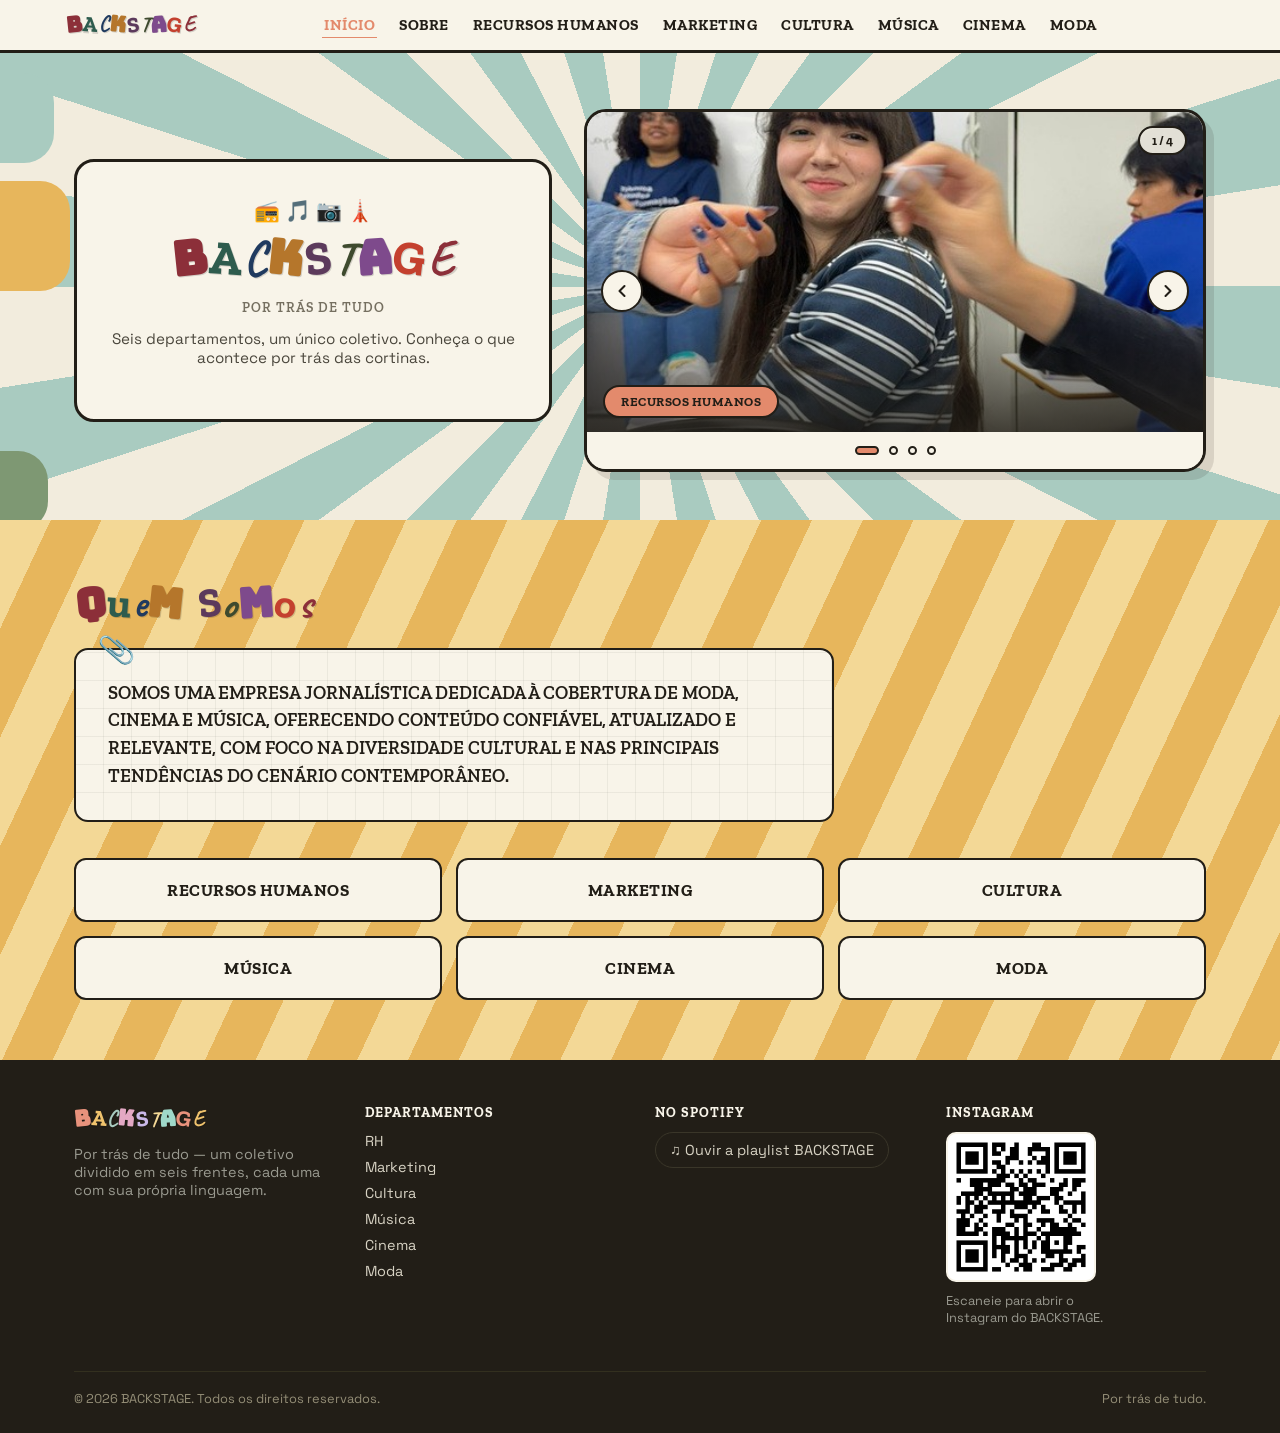
<file: index.html>
<!DOCTYPE html>
<html lang="pt-BR">
<head>
  <meta charset="UTF-8">
  <meta name="viewport" content="width=device-width, initial-scale=1.0">
  <title>Início · BACKSTAGE</title>
  <link rel="stylesheet" href="assets/style.css">
</head>
<body>
  <header class="site-header">
    <div class="header-inner">
      <a href="index.html" class="logo"><span class="collage" data-collage data-text="BACKSTAGE"></span></a>
      <button class="nav-toggle" aria-label="Abrir menu" aria-expanded="false">&#9776;</button>
      <nav class="dept-nav">
          <a href="index.html" class="active">Início</a>
          <a href="sobre.html" class="">Sobre</a>
          <a href="rh.html" class="">Recursos Humanos</a>
          <a href="marketing.html" class="">Marketing</a>
          <a href="cultura.html" class="">Cultura</a>
          <a href="musica.html" class="">Música</a>
          <a href="cinema.html" class="">Cinema</a>
          <a href="moda.html" class="">Moda</a>
      </nav>
    </div>
  </header>
  <section class="hero">
    <div class="hero-tabs" aria-hidden="true">
      <span class="tab tab-1"></span>
      <span class="tab tab-2"></span>
      <span class="tab tab-3"></span>
    </div>
    <div class="container hero-inner">
      <div class="hero-logo-block">
        <div class="mini-badge">📻 🎵 📷 🗼</div>
        <div class="big-logo"><span class="collage" data-collage data-text="BACKSTAGE"></span></div>
        <div class="tagline">por trás de tudo</div>
        <p>Seis departamentos, um único coletivo. Conheça o que acontece por trás das cortinas.</p>
      </div>
    <div class="carousel" data-carousel>
      <div class="carousel-track">
        <div class="carousel-slide">
          <img src="assets/img/rh-dinamica-elogio.jpg" alt="Recursos Humanos">
          <div class="carousel-caption">Recursos Humanos</div>
        </div>
        <div class="carousel-slide">
          <img src="assets/img/musica-01.jpeg" alt="Música">
          <div class="carousel-caption">Música</div>
        </div>
        <div class="carousel-slide">
          <img src="assets/img/cinema-tribunal-juri.jpg" alt="Cinema">
          <div class="carousel-caption">Cinema</div>
        </div>
        <div class="carousel-slide">
          <img src="assets/img/moda-monte-look.jpg" alt="Moda">
          <div class="carousel-caption">Moda</div>
        </div>
      </div>
      <div class="carousel-counter">1 / 4</div>
      <div class="carousel-controls">
        <button class="carousel-btn prev" aria-label="Slide anterior"><svg viewBox="0 0 24 24" fill="none" stroke="currentColor" stroke-width="2.5" stroke-linecap="round" stroke-linejoin="round"><polyline points="15 18 9 12 15 6"></polyline></svg></button>
        <button class="carousel-btn next" aria-label="Próximo slide"><svg viewBox="0 0 24 24" fill="none" stroke="currentColor" stroke-width="2.5" stroke-linecap="round" stroke-linejoin="round"><polyline points="9 18 15 12 9 6"></polyline></svg></button>
      </div>
      <div class="carousel-dots"></div>
    </div>
    </div>
  </section>

  <section class="mv-section bg-stripe">
    <div class="container">
      <h1 class="page-title"><span class="collage" data-collage data-text="Quem Somos"></span></h1>
      <div class="note-card">
        <p>Somos uma empresa jornalística dedicada à cobertura de moda, cinema e música, oferecendo conteúdo confiável, atualizado e relevante, com foco na diversidade cultural e nas principais tendências do cenário contemporâneo.</p>
      </div>
      <div class="dept-grid">
          <a href="rh.html" class="dept-card">Recursos Humanos</a>
          <a href="marketing.html" class="dept-card">Marketing</a>
          <a href="cultura.html" class="dept-card">Cultura</a>
          <a href="musica.html" class="dept-card">Música</a>
          <a href="cinema.html" class="dept-card">Cinema</a>
          <a href="moda.html" class="dept-card">Moda</a>
      </div>
    </div>
  </section>

  <footer class="site-footer">
    <div class="container">
      <div class="footer-grid">
        <div>
          <div class="footer-logo"><span class="collage" data-collage data-text="BACKSTAGE" data-variant="pastel"></span></div>
          <p style="margin-top:12px; font-size:0.9rem; color:#9a9a90; max-width:280px;">
            Por trás de tudo — um coletivo dividido em seis frentes, cada uma com sua própria linguagem.
          </p>
        </div>
        <div>
          <h4>Departamentos</h4>
          <ul>
          <li><a href="rh.html">RH</a></li>
          <li><a href="marketing.html">Marketing</a></li>
          <li><a href="cultura.html">Cultura</a></li>
          <li><a href="musica.html">Música</a></li>
          <li><a href="cinema.html">Cinema</a></li>
          <li><a href="moda.html">Moda</a></li>
          </ul>
        </div>
        <div>
          <h4>No Spotify</h4>
          <a class="spotify-footer-link" href="musica.html#spotify" aria-label="Ver playlist no Spotify">
            &#9835; Ouvir a playlist BACKSTAGE
          </a>
        </div>
        <div class="footer-qr-col">
          <h4>Instagram</h4>
          <a href="https://www.instagram.com/news.backstage/" target="_blank" rel="noopener noreferrer">
            <img src="assets/img/qr-code.png" alt="QR code para o Instagram do BACKSTAGE">
          </a>
          <p>Escaneie para abrir o Instagram do BACKSTAGE.</p>
        </div>
      </div>
      <div class="footer-bottom">
        <span>&copy; 2026 BACKSTAGE. Todos os direitos reservados.</span>
        <span>Por trás de tudo.</span>
      </div>
    </div>
  </footer>

  <script src="assets/script.js"></script>
</body>
</html>
</file>
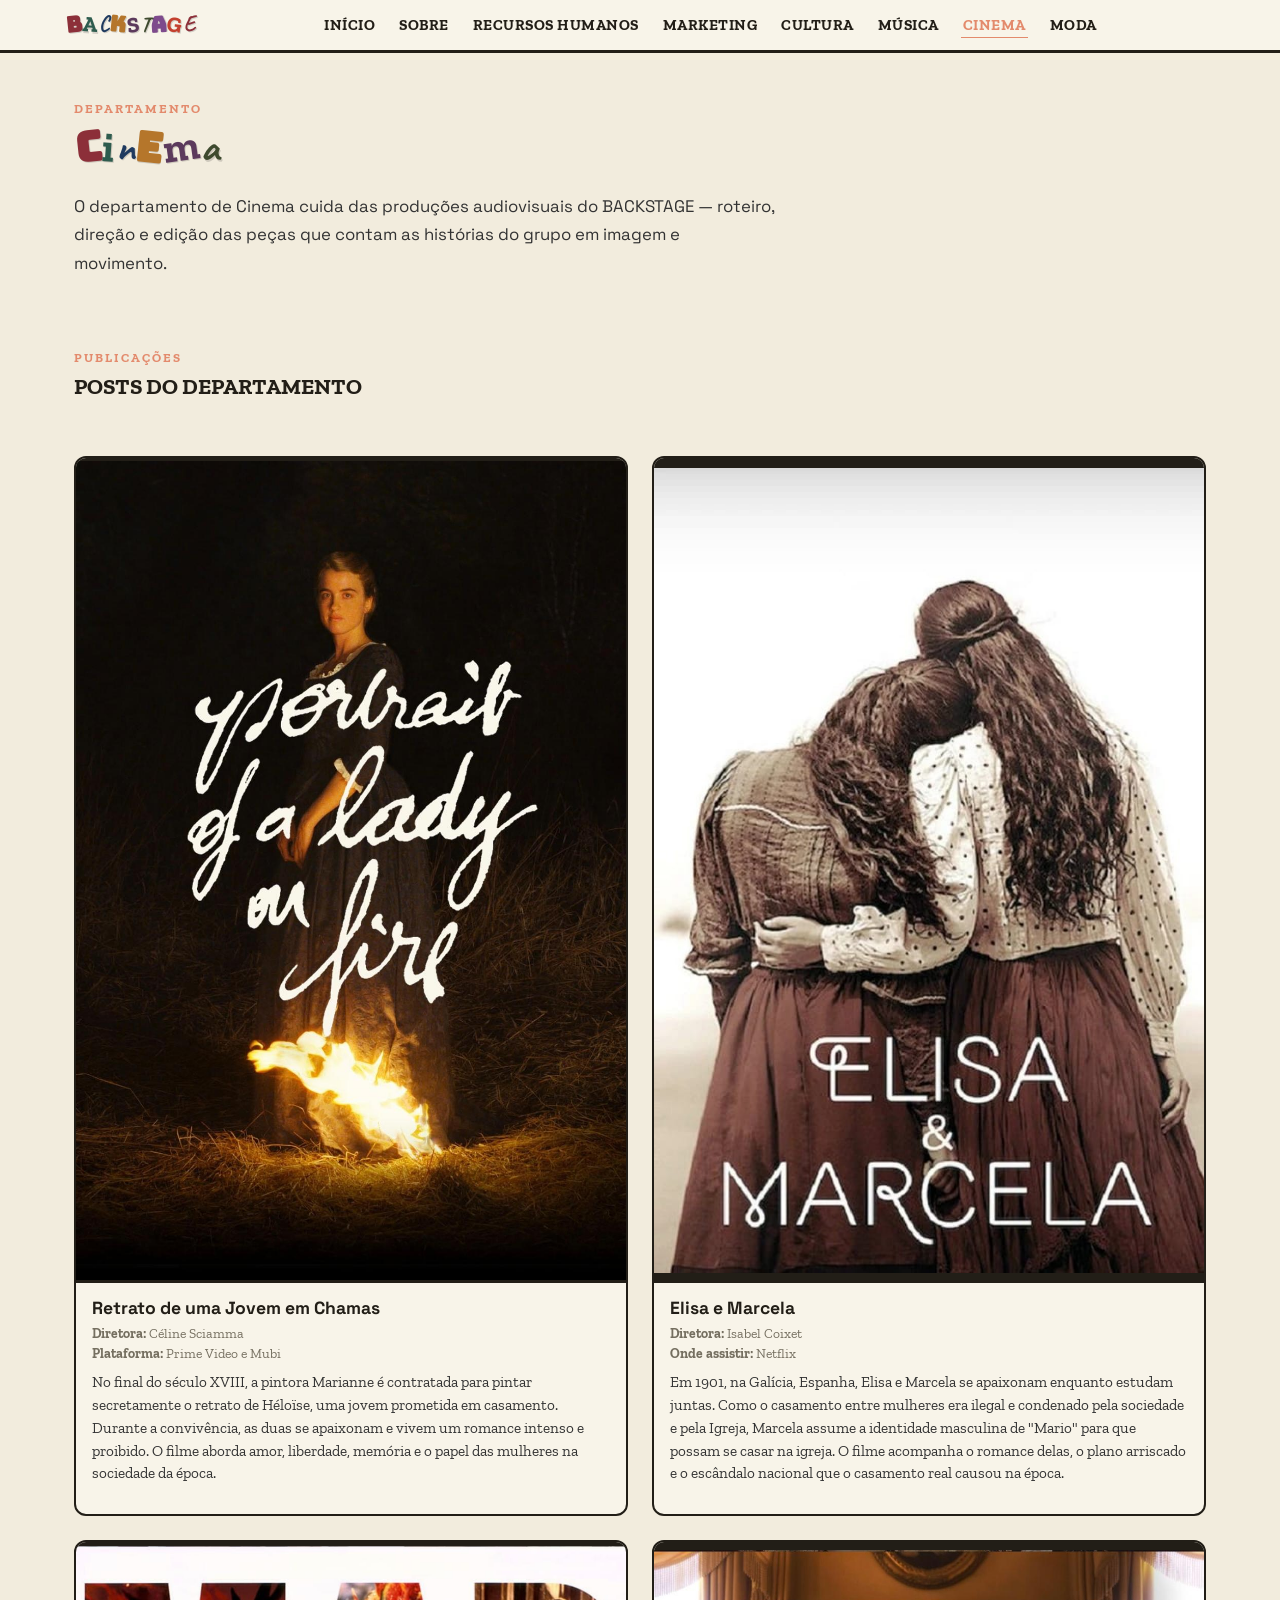
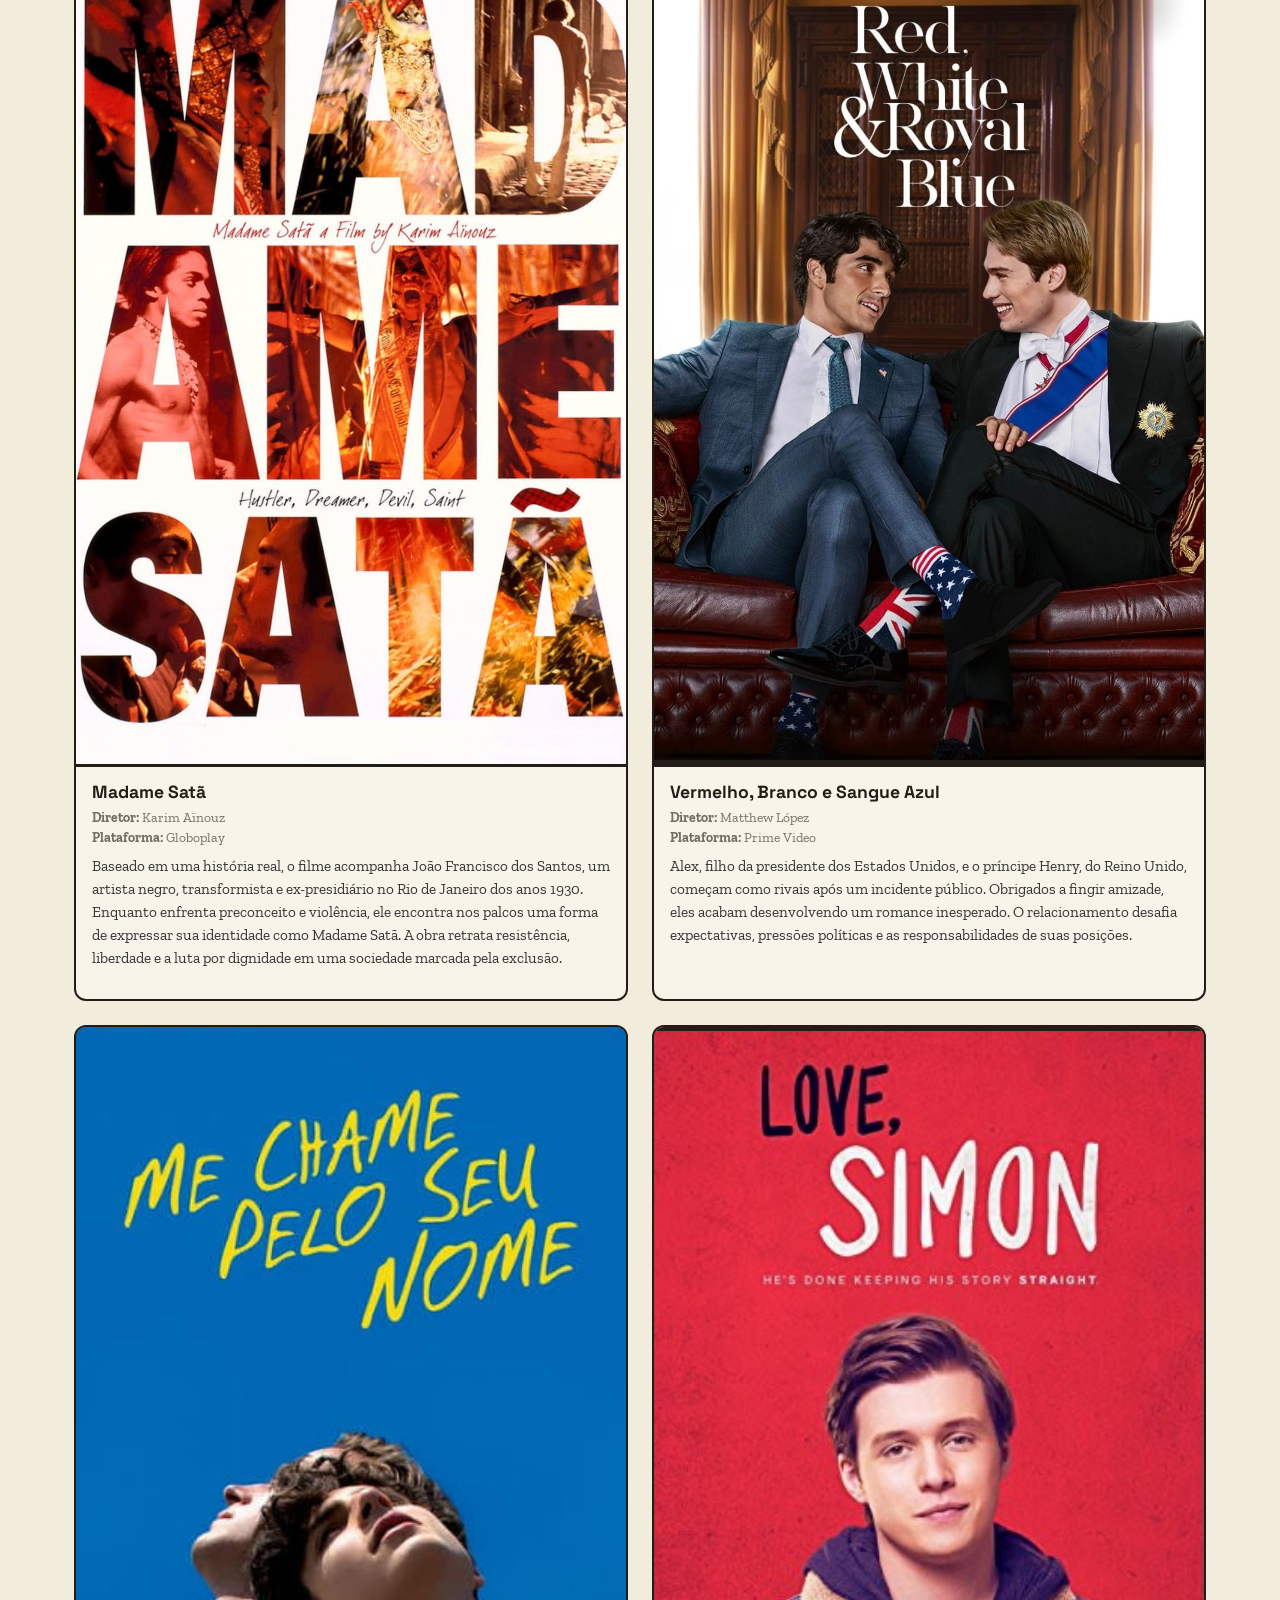
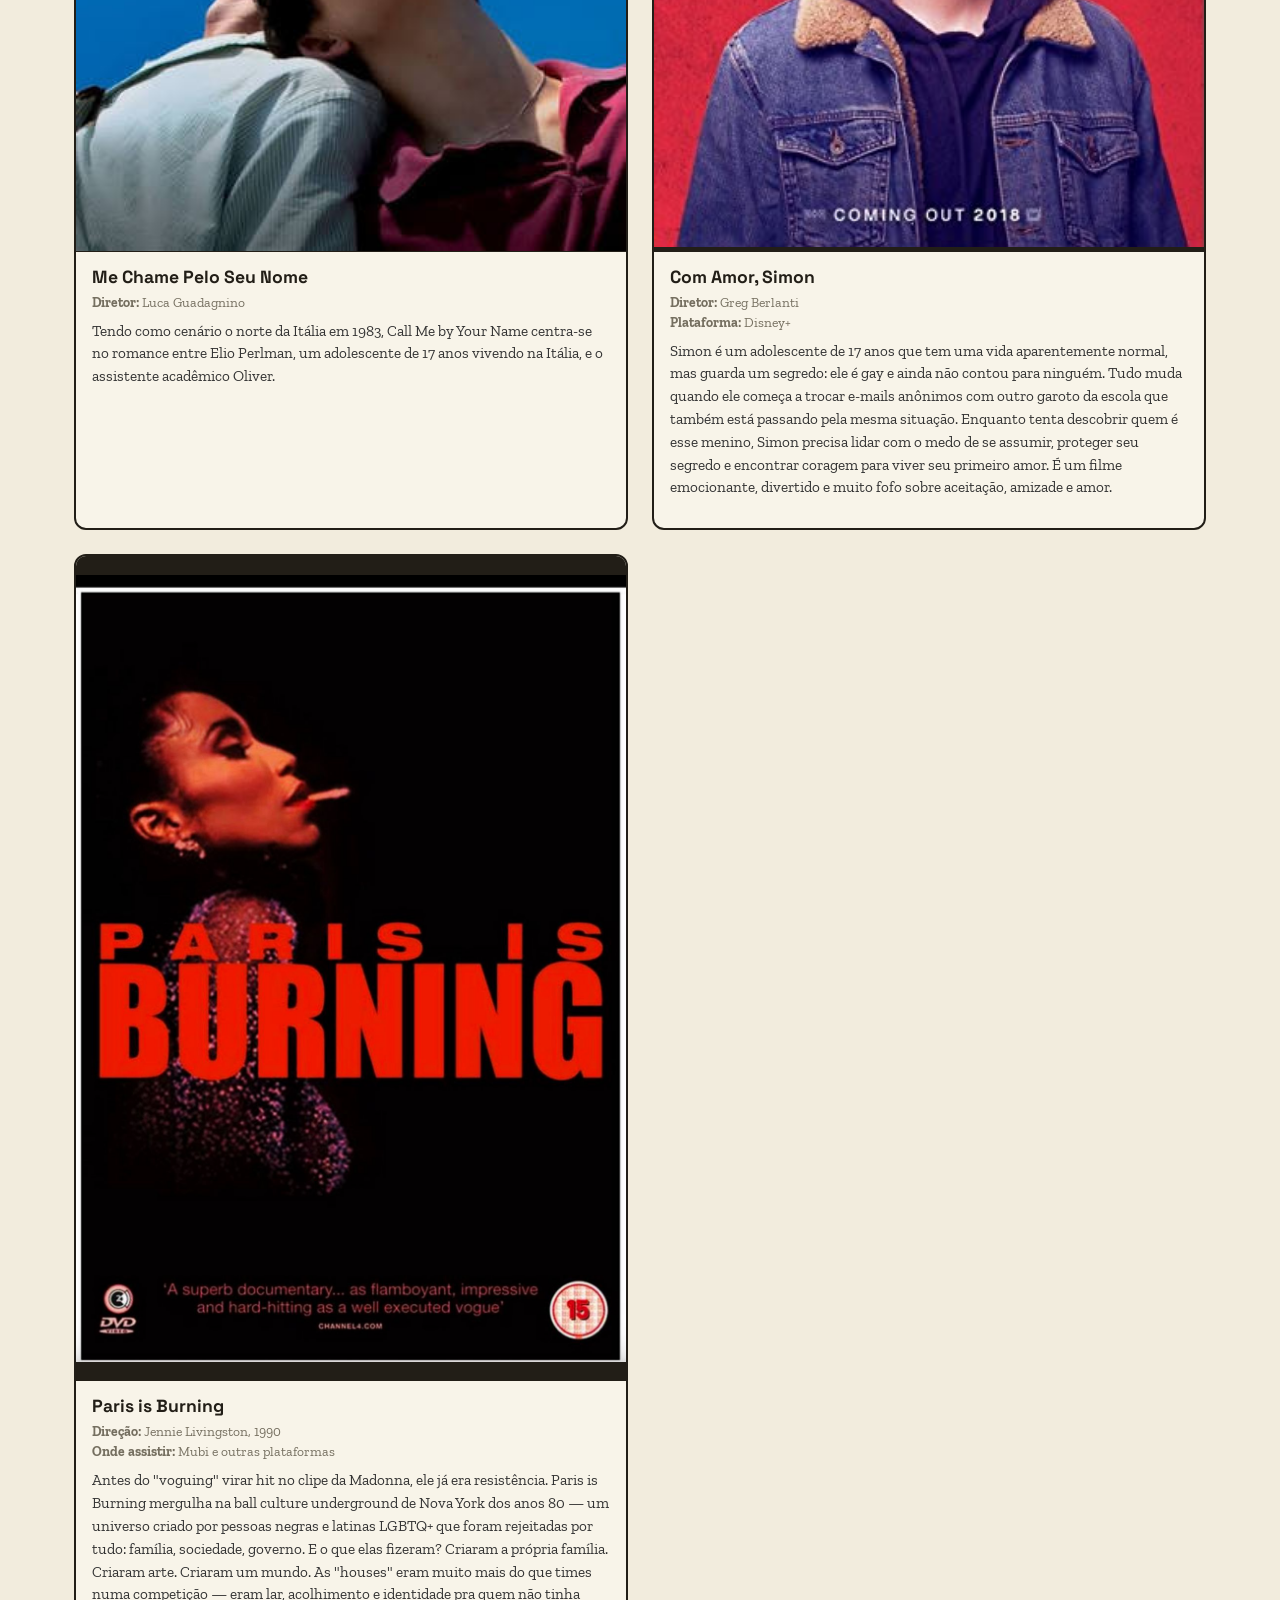
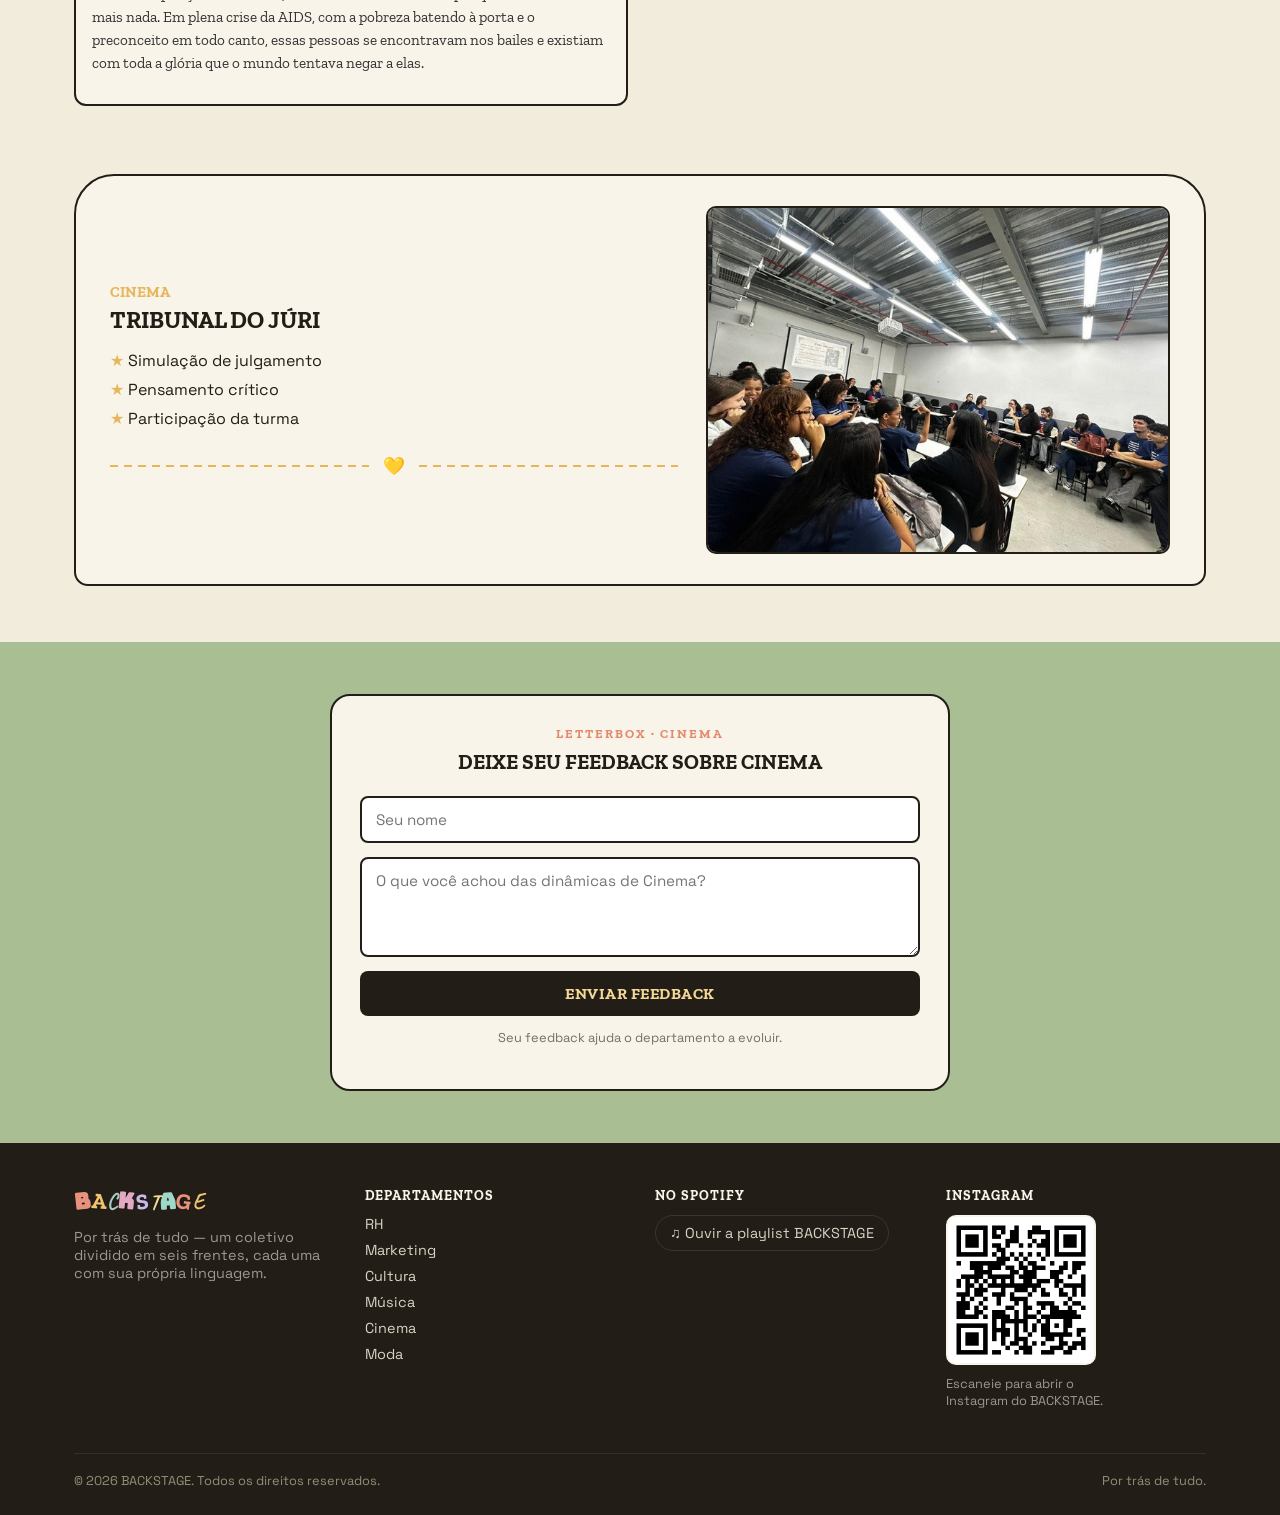
<file: cinema.html>
<!DOCTYPE html>
<html lang="pt-BR">
<head>
  <meta charset="UTF-8">
  <meta name="viewport" content="width=device-width, initial-scale=1.0">
  <title>Cinema · BACKSTAGE</title>
  <link rel="stylesheet" href="assets/style.css">
</head>
<body>
  <header class="site-header">
    <div class="header-inner">
      <a href="index.html" class="logo"><span class="collage" data-collage data-text="BACKSTAGE"></span></a>
      <button class="nav-toggle" aria-label="Abrir menu" aria-expanded="false">&#9776;</button>
      <nav class="dept-nav">
          <a href="index.html" class="">Início</a>
          <a href="sobre.html" class="">Sobre</a>
          <a href="rh.html" class="">Recursos Humanos</a>
          <a href="marketing.html" class="">Marketing</a>
          <a href="cultura.html" class="">Cultura</a>
          <a href="musica.html" class="">Música</a>
          <a href="cinema.html" class="active">Cinema</a>
          <a href="moda.html" class="">Moda</a>
      </nav>
    </div>
  </header>
  <section class="text-section" style="padding-top:48px;">
    <div class="container">
      <div class="eyebrow">Departamento</div>
      <h1 class="page-title"><span class="collage" data-collage data-text="Cinema"></span></h1>
      <p class="body-text">O departamento de Cinema cuida das produções audiovisuais do BACKSTAGE — roteiro, direção e edição das peças que contam as histórias do grupo em imagem e movimento.</p>
    </div>
  </section>
  <section class="text-section" style="padding-top:0; padding-bottom:0;">
    <div class="container">
      <div class="eyebrow">Publicações</div>
      <h2 style="font-family:var(--note); text-transform:uppercase; font-size:1.4rem; margin:0 0 8px;">Posts do departamento</h2>
    </div>
  </section>
  <section class="text-section" style="padding-top:20px;">
    <div class="container">
      <div class="posts-grid movie-grid">
        <div class="post-card movie-card">
          <img src="assets/img/cinema-retrato-jovem-em-chamas.jpg" alt="Pôster de Retrato de uma Jovem em Chamas">
          <div class="post-caption">
            <h3>Retrato de uma Jovem em Chamas</h3>
            <p class="movie-meta"><strong>Diretora:</strong> Céline Sciamma</p>
            <p class="movie-meta"><strong>Plataforma:</strong> Prime Video e Mubi</p>
            <p>No final do século XVIII, a pintora Marianne é contratada para pintar secretamente o retrato de Héloïse, uma jovem prometida em casamento. Durante a convivência, as duas se apaixonam e vivem um romance intenso e proibido. O filme aborda amor, liberdade, memória e o papel das mulheres na sociedade da época.</p>
          </div>
        </div>
        <div class="post-card movie-card">
          <img src="assets/img/cinema-elisa-e-marcela.jpg" alt="Pôster de Elisa e Marcela">
          <div class="post-caption">
            <h3>Elisa e Marcela</h3>
            <p class="movie-meta"><strong>Diretora:</strong> Isabel Coixet</p>
            <p class="movie-meta"><strong>Onde assistir:</strong> Netflix</p>
            <p>Em 1901, na Galícia, Espanha, Elisa e Marcela se apaixonam enquanto estudam juntas. Como o casamento entre mulheres era ilegal e condenado pela sociedade e pela Igreja, Marcela assume a identidade masculina de "Mario" para que possam se casar na igreja. O filme acompanha o romance delas, o plano arriscado e o escândalo nacional que o casamento real causou na época.</p>
          </div>
        </div>
        <div class="post-card movie-card">
          <img src="assets/img/cinema-madame-sata.jpg" alt="Pôster de Madame Satã">
          <div class="post-caption">
            <h3>Madame Satã</h3>
            <p class="movie-meta"><strong>Diretor:</strong> Karim Aïnouz</p>
            <p class="movie-meta"><strong>Plataforma:</strong> Globoplay</p>
            <p>Baseado em uma história real, o filme acompanha João Francisco dos Santos, um artista negro, transformista e ex-presidiário no Rio de Janeiro dos anos 1930. Enquanto enfrenta preconceito e violência, ele encontra nos palcos uma forma de expressar sua identidade como Madame Satã. A obra retrata resistência, liberdade e a luta por dignidade em uma sociedade marcada pela exclusão.</p>
          </div>
        </div>
        <div class="post-card movie-card">
          <img src="assets/img/cinema-vermelho-branco-sangue-azul.jpg" alt="Pôster de Vermelho, Branco e Sangue Azul">
          <div class="post-caption">
            <h3>Vermelho, Branco e Sangue Azul</h3>
            <p class="movie-meta"><strong>Diretor:</strong> Matthew López</p>
            <p class="movie-meta"><strong>Plataforma:</strong> Prime Video</p>
            <p>Alex, filho da presidente dos Estados Unidos, e o príncipe Henry, do Reino Unido, começam como rivais após um incidente público. Obrigados a fingir amizade, eles acabam desenvolvendo um romance inesperado. O relacionamento desafia expectativas, pressões políticas e as responsabilidades de suas posições.</p>
          </div>
        </div>
        <div class="post-card movie-card">
          <img src="assets/img/cinema-me-chame-pelo-seu-nome.jpg" alt="Pôster de Me Chame Pelo Seu Nome">
          <div class="post-caption">
            <h3>Me Chame Pelo Seu Nome</h3>
            <p class="movie-meta"><strong>Diretor:</strong> Luca Guadagnino</p>
            <p>Tendo como cenário o norte da Itália em 1983, Call Me by Your Name centra-se no romance entre Elio Perlman, um adolescente de 17 anos vivendo na Itália, e o assistente acadêmico Oliver.</p>
          </div>
        </div>
        <div class="post-card movie-card">
          <img src="assets/img/cinema-com-amor-simon.jpg" alt="Pôster de Com Amor, Simon">
          <div class="post-caption">
            <h3>Com Amor, Simon</h3>
            <p class="movie-meta"><strong>Diretor:</strong> Greg Berlanti</p>
            <p class="movie-meta"><strong>Plataforma:</strong> Disney+</p>
            <p>Simon é um adolescente de 17 anos que tem uma vida aparentemente normal, mas guarda um segredo: ele é gay e ainda não contou para ninguém. Tudo muda quando ele começa a trocar e-mails anônimos com outro garoto da escola que também está passando pela mesma situação. Enquanto tenta descobrir quem é esse menino, Simon precisa lidar com o medo de se assumir, proteger seu segredo e encontrar coragem para viver seu primeiro amor. É um filme emocionante, divertido e muito fofo sobre aceitação, amizade e amor.</p>
          </div>
        </div>
        <div class="post-card movie-card">
          <img src="assets/img/cinema-paris-is-burning.jpg" alt="Pôster de Paris is Burning">
          <div class="post-caption">
            <h3>Paris is Burning</h3>
            <p class="movie-meta"><strong>Direção:</strong> Jennie Livingston, 1990</p>
            <p class="movie-meta"><strong>Onde assistir:</strong> Mubi e outras plataformas</p>
            <p>Antes do "voguing" virar hit no clipe da Madonna, ele já era resistência. Paris is Burning mergulha na ball culture underground de Nova York dos anos 80 — um universo criado por pessoas negras e latinas LGBTQ+ que foram rejeitadas por tudo: família, sociedade, governo. E o que elas fizeram? Criaram a própria família. Criaram arte. Criaram um mundo. As "houses" eram muito mais do que times numa competição — eram lar, acolhimento e identidade pra quem não tinha mais nada. Em plena crise da AIDS, com a pobreza batendo à porta e o preconceito em todo canto, essas pessoas se encontravam nos bailes e existiam com toda a glória que o mundo tentava negar a elas.</p>
          </div>
        </div>
      </div>
    </div>
  </section>
  <section class="text-section" style="padding-top:12px;">
    <div class="container">
      <div class="project-card">
        <div>
          <div class="project-eyebrow">Cinema</div>
          <h3>Tribunal do Júri</h3>
          <ul>
          <li>Simulação de julgamento</li>
          <li>Pensamento crítico</li>
          <li>Participação da turma</li>
          </ul>
          <div class="project-divider"><span class="line"></span><span class="heart">💛</span><span class="line"></span></div>
        </div>
        <div class="project-photo">
          <img src="assets/img/cinema-tribunal-juri.jpg" alt="Tribunal do Júri — Cinema">
        </div>
      </div>
    </div>
  </section>

  <section class="feedback-section">
    <div class="container">
      <div class="letterbox">
        <div class="eyebrow">Letterbox · Cinema</div>
        <h2>Deixe seu feedback sobre Cinema</h2>
        <form>
          <input type="text" placeholder="Seu nome" required>
          <textarea placeholder="O que você achou das dinâmicas de Cinema?" required></textarea>
          <button type="submit">Enviar feedback</button>
        </form>
        <p class="form-note">Seu feedback ajuda o departamento a evoluir.</p>
      </div>
    </div>
  </section>

  <footer class="site-footer">
    <div class="container">
      <div class="footer-grid">
        <div>
          <div class="footer-logo"><span class="collage" data-collage data-text="BACKSTAGE" data-variant="pastel"></span></div>
          <p style="margin-top:12px; font-size:0.9rem; color:#9a9a90; max-width:280px;">
            Por trás de tudo — um coletivo dividido em seis frentes, cada uma com sua própria linguagem.
          </p>
        </div>
        <div>
          <h4>Departamentos</h4>
          <ul>
          <li><a href="rh.html">RH</a></li>
          <li><a href="marketing.html">Marketing</a></li>
          <li><a href="cultura.html">Cultura</a></li>
          <li><a href="musica.html">Música</a></li>
          <li><a href="cinema.html">Cinema</a></li>
          <li><a href="moda.html">Moda</a></li>
          </ul>
        </div>
        <div>
          <h4>No Spotify</h4>
          <a class="spotify-footer-link" href="musica.html#spotify" aria-label="Ver playlist no Spotify">
            &#9835; Ouvir a playlist BACKSTAGE
          </a>
        </div>
        <div class="footer-qr-col">
          <h4>Instagram</h4>
          <a href="https://www.instagram.com/news.backstage/" target="_blank" rel="noopener noreferrer">
            <img src="assets/img/qr-code.png" alt="QR code para o Instagram do BACKSTAGE">
          </a>
          <p>Escaneie para abrir o Instagram do BACKSTAGE.</p>
        </div>
      </div>
      <div class="footer-bottom">
        <span>&copy; 2026 BACKSTAGE. Todos os direitos reservados.</span>
        <span>Por trás de tudo.</span>
      </div>
    </div>
  </footer>

  <script src="assets/script.js"></script>
</body>
</html>
</file>
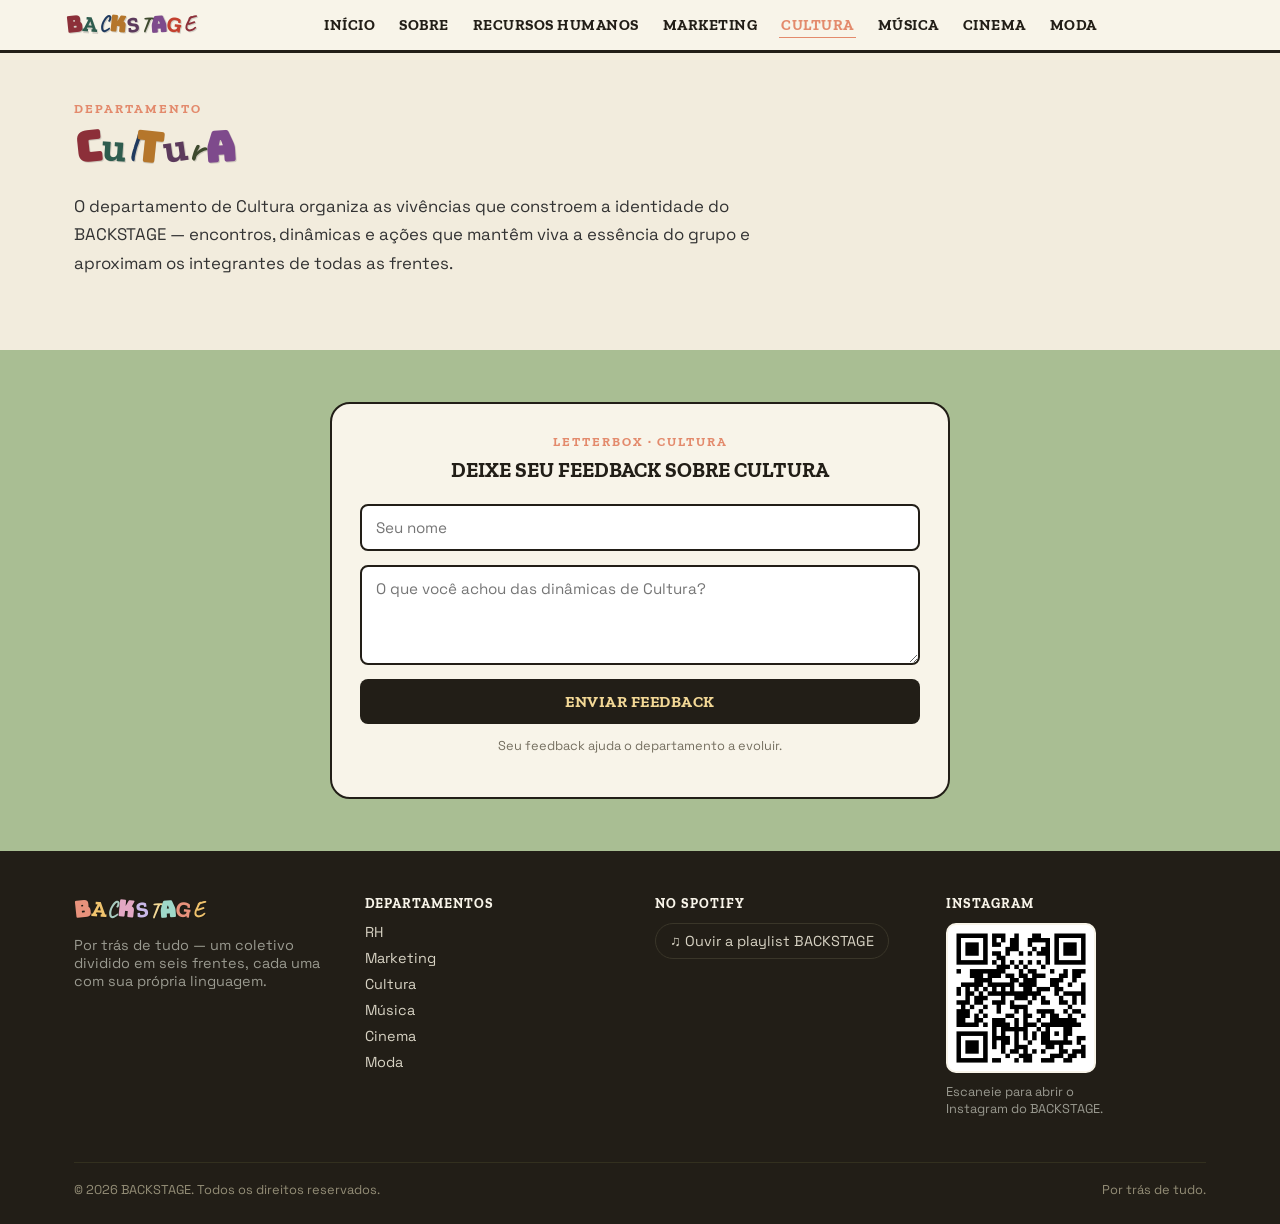
<file: cultura.html>
<!DOCTYPE html>
<html lang="pt-BR">
<head>
  <meta charset="UTF-8">
  <meta name="viewport" content="width=device-width, initial-scale=1.0">
  <title>Cultura · BACKSTAGE</title>
  <link rel="stylesheet" href="assets/style.css">
</head>
<body>
  <header class="site-header">
    <div class="header-inner">
      <a href="index.html" class="logo"><span class="collage" data-collage data-text="BACKSTAGE"></span></a>
      <button class="nav-toggle" aria-label="Abrir menu" aria-expanded="false">&#9776;</button>
      <nav class="dept-nav">
          <a href="index.html" class="">Início</a>
          <a href="sobre.html" class="">Sobre</a>
          <a href="rh.html" class="">Recursos Humanos</a>
          <a href="marketing.html" class="">Marketing</a>
          <a href="cultura.html" class="active">Cultura</a>
          <a href="musica.html" class="">Música</a>
          <a href="cinema.html" class="">Cinema</a>
          <a href="moda.html" class="">Moda</a>
      </nav>
    </div>
  </header>
  <section class="text-section" style="padding-top:48px; padding-bottom:56px;">
    <div class="container">
      <div class="eyebrow">Departamento</div>
      <h1 class="page-title"><span class="collage" data-collage data-text="Cultura"></span></h1>
      <p class="body-text">O departamento de Cultura organiza as vivências que constroem a identidade do BACKSTAGE — encontros, dinâmicas e ações que mantêm viva a essência do grupo e aproximam os integrantes de todas as frentes.</p>
    </div>
  </section>

  <section class="feedback-section">
    <div class="container">
      <div class="letterbox">
        <div class="eyebrow">Letterbox · Cultura</div>
        <h2>Deixe seu feedback sobre Cultura</h2>
        <form>
          <input type="text" placeholder="Seu nome" required>
          <textarea placeholder="O que você achou das dinâmicas de Cultura?" required></textarea>
          <button type="submit">Enviar feedback</button>
        </form>
        <p class="form-note">Seu feedback ajuda o departamento a evoluir.</p>
      </div>
    </div>
  </section>

  <footer class="site-footer">
    <div class="container">
      <div class="footer-grid">
        <div>
          <div class="footer-logo"><span class="collage" data-collage data-text="BACKSTAGE" data-variant="pastel"></span></div>
          <p style="margin-top:12px; font-size:0.9rem; color:#9a9a90; max-width:280px;">
            Por trás de tudo — um coletivo dividido em seis frentes, cada uma com sua própria linguagem.
          </p>
        </div>
        <div>
          <h4>Departamentos</h4>
          <ul>
          <li><a href="rh.html">RH</a></li>
          <li><a href="marketing.html">Marketing</a></li>
          <li><a href="cultura.html">Cultura</a></li>
          <li><a href="musica.html">Música</a></li>
          <li><a href="cinema.html">Cinema</a></li>
          <li><a href="moda.html">Moda</a></li>
          </ul>
        </div>
        <div>
          <h4>No Spotify</h4>
          <a class="spotify-footer-link" href="musica.html#spotify" aria-label="Ver playlist no Spotify">
            &#9835; Ouvir a playlist BACKSTAGE
          </a>
        </div>
        <div class="footer-qr-col">
          <h4>Instagram</h4>
          <a href="https://www.instagram.com/news.backstage/" target="_blank" rel="noopener noreferrer">
            <img src="assets/img/qr-code.png" alt="QR code para o Instagram do BACKSTAGE">
          </a>
          <p>Escaneie para abrir o Instagram do BACKSTAGE.</p>
        </div>
      </div>
      <div class="footer-bottom">
        <span>&copy; 2026 BACKSTAGE. Todos os direitos reservados.</span>
        <span>Por trás de tudo.</span>
      </div>
    </div>
  </footer>

  <script src="assets/script.js"></script>
</body>
</html>
</file>
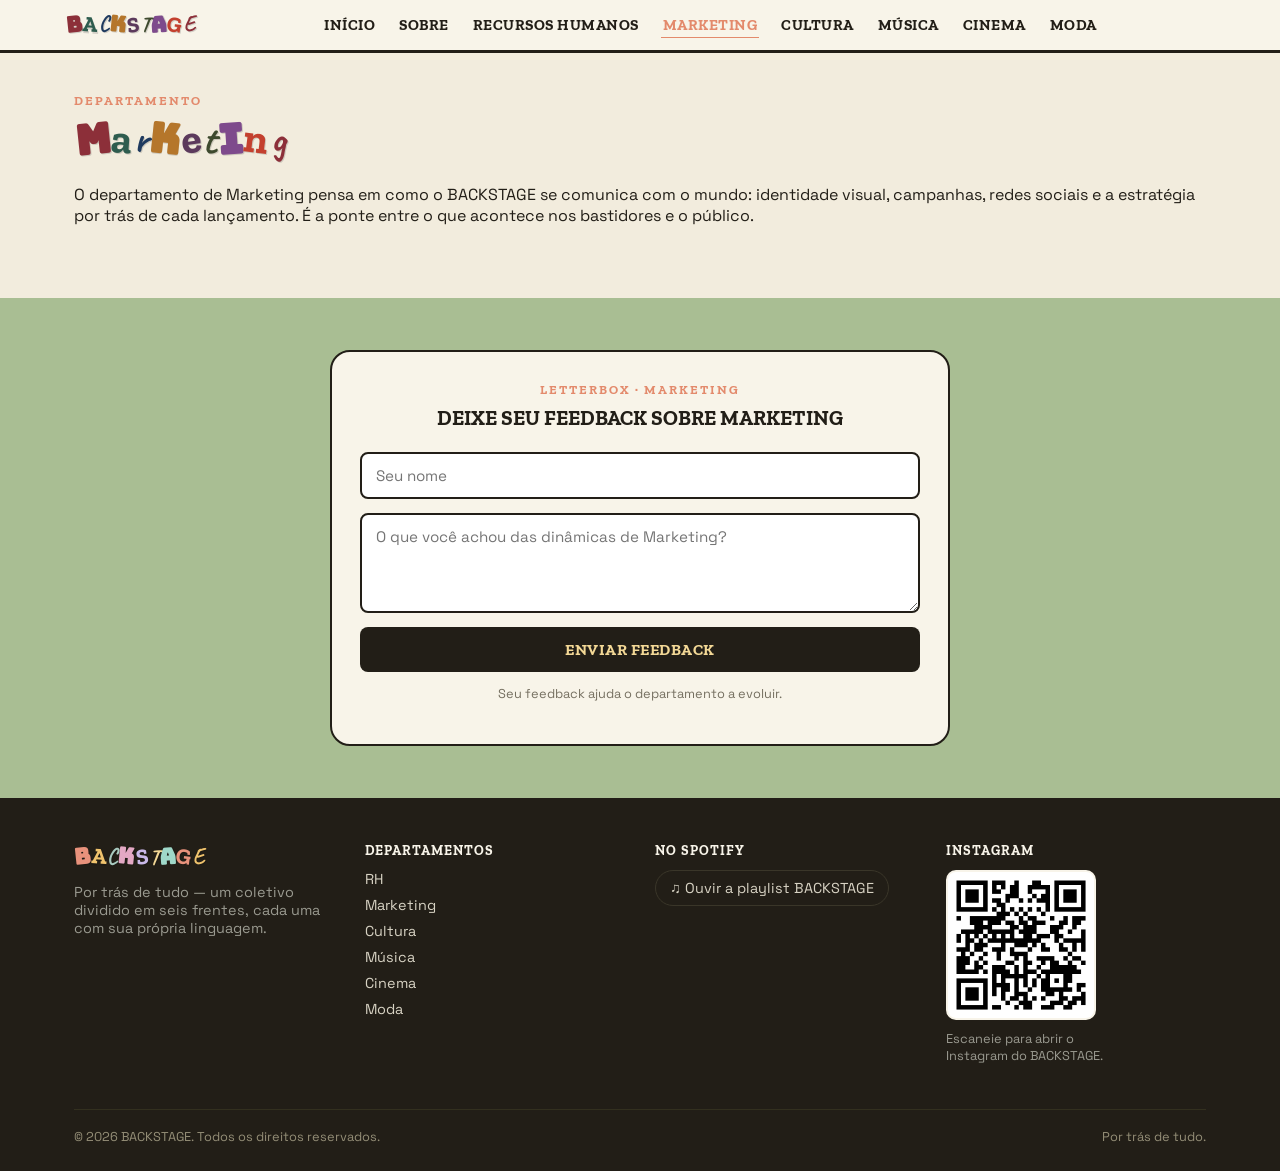
<file: marketing.html>
<!DOCTYPE html>
<html lang="pt-BR">
<head>
  <meta charset="UTF-8">
  <meta name="viewport" content="width=device-width, initial-scale=1.0">
  <title>Marketing · BACKSTAGE</title>
  <link rel="stylesheet" href="assets/style.css">
</head>
<body>
  <header class="site-header">
    <div class="header-inner">
      <a href="index.html" class="logo"><span class="collage" data-collage data-text="BACKSTAGE"></span></a>
      <button class="nav-toggle" aria-label="Abrir menu" aria-expanded="false">&#9776;</button>
      <nav class="dept-nav">
          <a href="index.html" class="">Início</a>
          <a href="sobre.html" class="">Sobre</a>
          <a href="rh.html" class="">Recursos Humanos</a>
          <a href="marketing.html" class="active">Marketing</a>
          <a href="cultura.html" class="">Cultura</a>
          <a href="musica.html" class="">Música</a>
          <a href="cinema.html" class="">Cinema</a>
          <a href="moda.html" class="">Moda</a>
      </nav>
    </div>
  </header>
  <section class="hero-row-section">
    <div class="container">
      <div class="eyebrow">Departamento</div>
      <h1 class="page-title"><span class="collage" data-collage data-text="Marketing"></span></h1>
      <p class="body-text">O departamento de Marketing pensa em como o BACKSTAGE se comunica com o mundo: identidade visual, campanhas, redes sociais e a estratégia por trás de cada lançamento. É a ponte entre o que acontece nos bastidores e o público.</p>
    </div>
  </section>


  <section class="feedback-section">
    <div class="container">
      <div class="letterbox">
        <div class="eyebrow">Letterbox · Marketing</div>
        <h2>Deixe seu feedback sobre Marketing</h2>
        <form>
          <input type="text" placeholder="Seu nome" required>
          <textarea placeholder="O que você achou das dinâmicas de Marketing?" required></textarea>
          <button type="submit">Enviar feedback</button>
        </form>
        <p class="form-note">Seu feedback ajuda o departamento a evoluir.</p>
      </div>
    </div>
  </section>

  <footer class="site-footer">
    <div class="container">
      <div class="footer-grid">
        <div>
          <div class="footer-logo"><span class="collage" data-collage data-text="BACKSTAGE" data-variant="pastel"></span></div>
          <p style="margin-top:12px; font-size:0.9rem; color:#9a9a90; max-width:280px;">
            Por trás de tudo — um coletivo dividido em seis frentes, cada uma com sua própria linguagem.
          </p>
        </div>
        <div>
          <h4>Departamentos</h4>
          <ul>
          <li><a href="rh.html">RH</a></li>
          <li><a href="marketing.html">Marketing</a></li>
          <li><a href="cultura.html">Cultura</a></li>
          <li><a href="musica.html">Música</a></li>
          <li><a href="cinema.html">Cinema</a></li>
          <li><a href="moda.html">Moda</a></li>
          </ul>
        </div>
        <div>
          <h4>No Spotify</h4>
          <a class="spotify-footer-link" href="musica.html#spotify" aria-label="Ver playlist no Spotify">
            &#9835; Ouvir a playlist BACKSTAGE
          </a>
        </div>
        <div class="footer-qr-col">
          <h4>Instagram</h4>
          <a href="https://www.instagram.com/news.backstage/" target="_blank" rel="noopener noreferrer">
            <img src="assets/img/qr-code.png" alt="QR code para o Instagram do BACKSTAGE">
          </a>
          <p>Escaneie para abrir o Instagram do BACKSTAGE.</p>
        </div>
      </div>
      <div class="footer-bottom">
        <span>&copy; 2026 BACKSTAGE. Todos os direitos reservados.</span>
        <span>Por trás de tudo.</span>
      </div>
    </div>
  </footer>

  <script src="assets/script.js"></script>
</body>
</html>
</file>
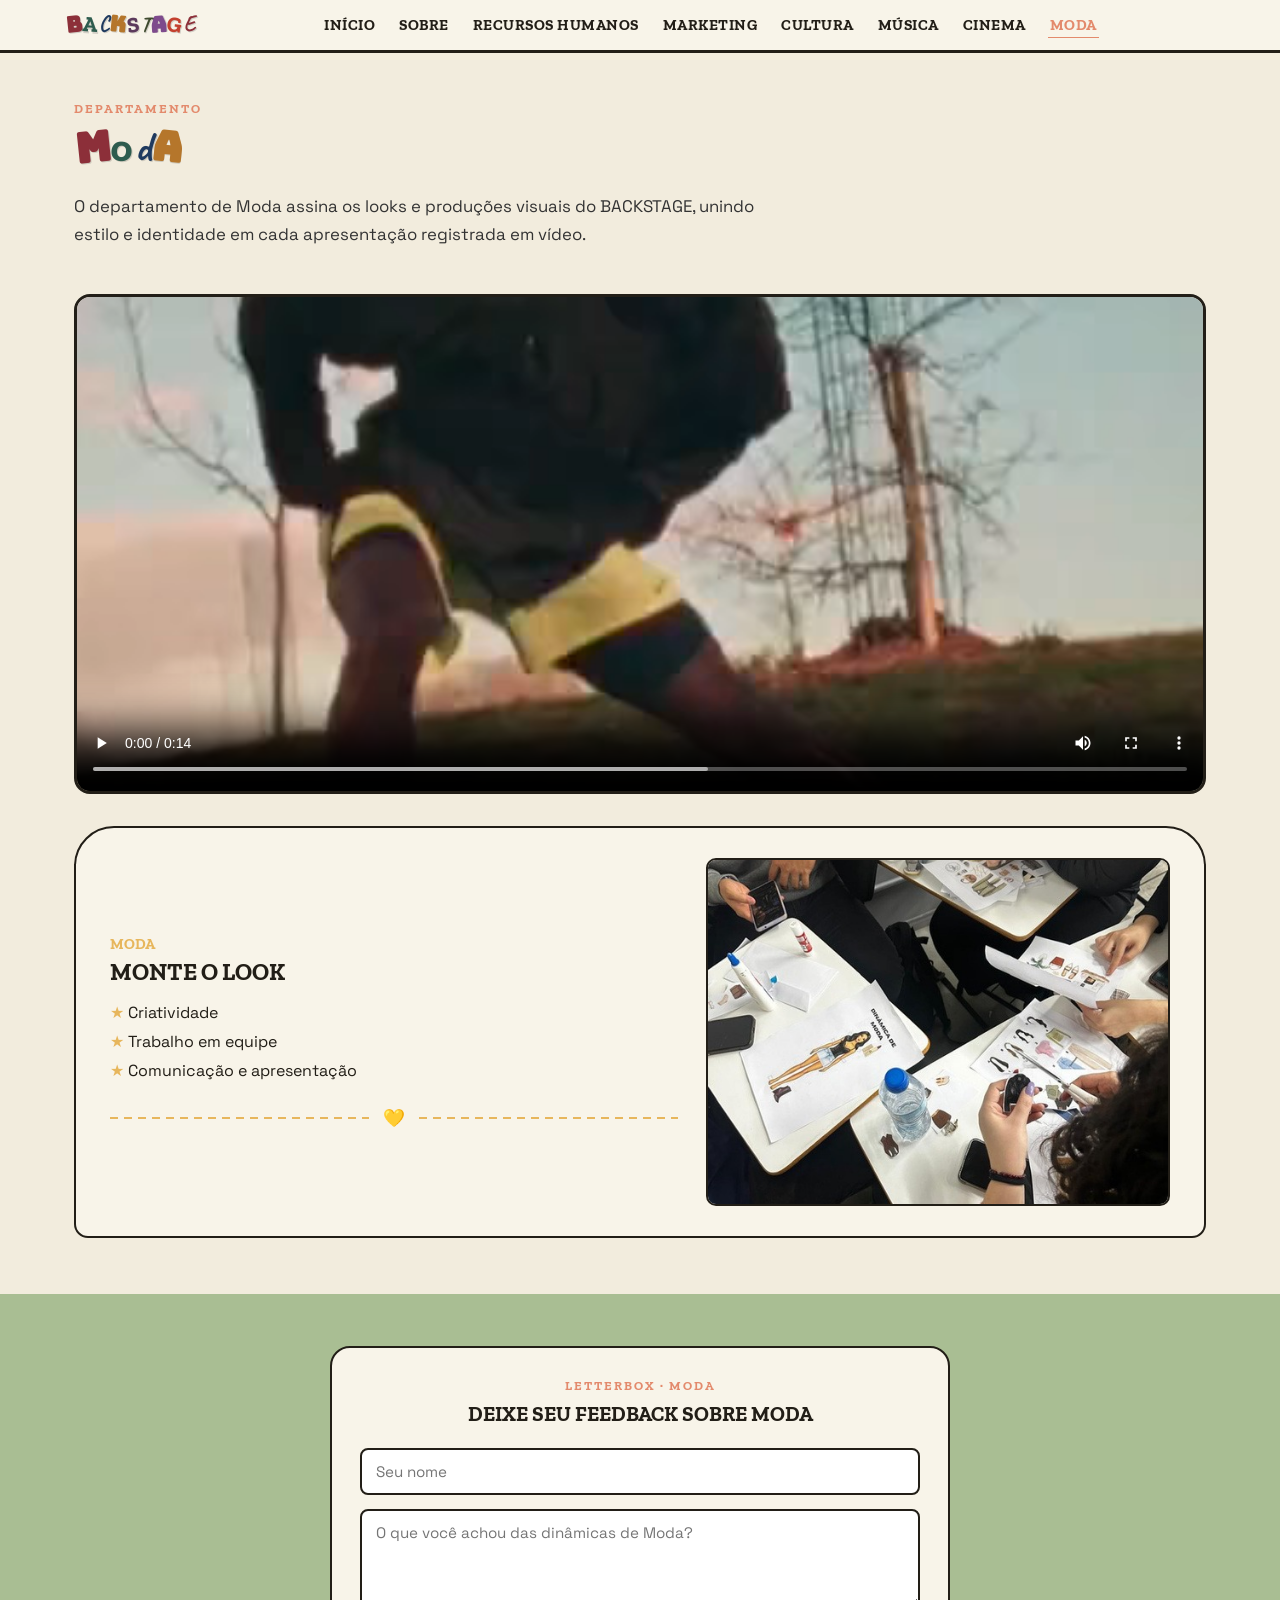
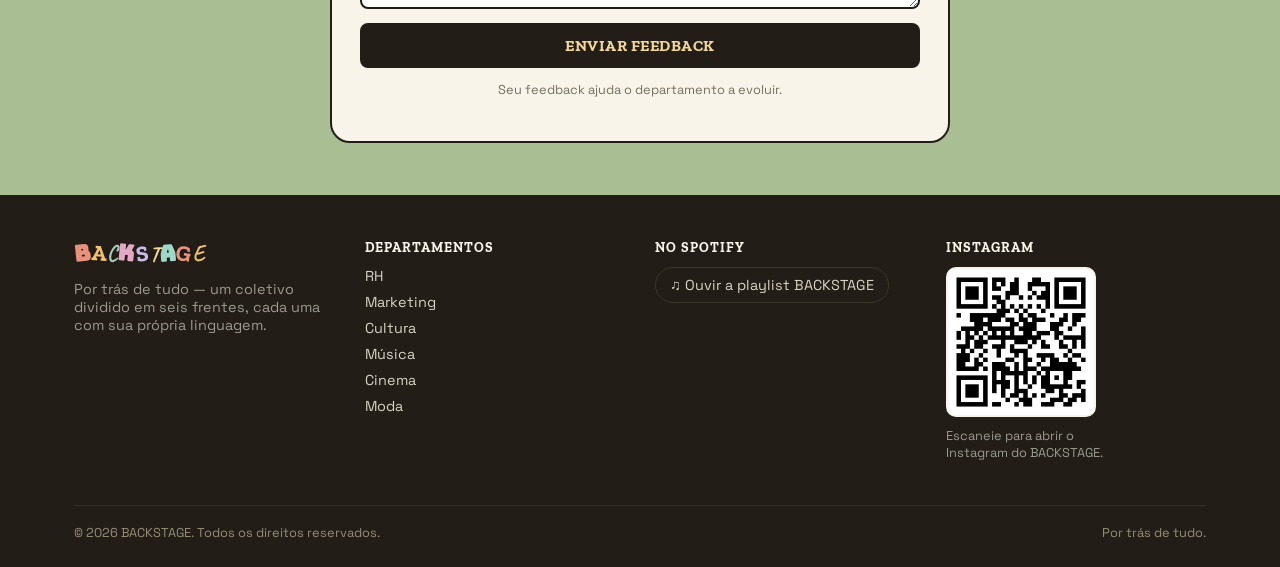
<file: moda.html>
<!DOCTYPE html>
<html lang="pt-BR">
<head>
  <meta charset="UTF-8">
  <meta name="viewport" content="width=device-width, initial-scale=1.0">
  <title>Moda · BACKSTAGE</title>
  <link rel="stylesheet" href="assets/style.css">
</head>
<body>
  <header class="site-header">
    <div class="header-inner">
      <a href="index.html" class="logo"><span class="collage" data-collage data-text="BACKSTAGE"></span></a>
      <button class="nav-toggle" aria-label="Abrir menu" aria-expanded="false">&#9776;</button>
      <nav class="dept-nav">
          <a href="index.html" class="">Início</a>
          <a href="sobre.html" class="">Sobre</a>
          <a href="rh.html" class="">Recursos Humanos</a>
          <a href="marketing.html" class="">Marketing</a>
          <a href="cultura.html" class="">Cultura</a>
          <a href="musica.html" class="">Música</a>
          <a href="cinema.html" class="">Cinema</a>
          <a href="moda.html" class="active">Moda</a>
      </nav>
    </div>
  </header>
  <section class="text-section" style="padding-top:48px; padding-bottom:0;">
    <div class="container">
      <div class="eyebrow">Departamento</div>
      <h1 class="page-title"><span class="collage" data-collage data-text="Moda"></span></h1>
      <p class="body-text">O departamento de Moda assina os looks e produções visuais do BACKSTAGE, unindo estilo e identidade em cada apresentação registrada em vídeo.</p>
    </div>
  </section>
  <section class="video-block">
    <div class="container">
      <video controls playsinline>
        <source src="assets/video/moda-dinamica.mp4" type="video/mp4">
        <source src="assets/video/moda-dinamica.webm" type="video/webm">
      </video>
    </div>
  </section>

  <section class="text-section" style="padding-top:32px;">
    <div class="container">
      <div class="project-card">
        <div>
          <div class="project-eyebrow">Moda</div>
          <h3>Monte o Look</h3>
          <ul>
          <li>Criatividade</li>
          <li>Trabalho em equipe</li>
          <li>Comunicação e apresentação</li>
          </ul>
          <div class="project-divider"><span class="line"></span><span class="heart">💛</span><span class="line"></span></div>
        </div>
        <div class="project-photo">
          <img src="assets/img/moda-monte-look.jpg" alt="Monte o Look — Moda">
        </div>
      </div>
    </div>
  </section>

  <section class="feedback-section">
    <div class="container">
      <div class="letterbox">
        <div class="eyebrow">Letterbox · Moda</div>
        <h2>Deixe seu feedback sobre Moda</h2>
        <form>
          <input type="text" placeholder="Seu nome" required>
          <textarea placeholder="O que você achou das dinâmicas de Moda?" required></textarea>
          <button type="submit">Enviar feedback</button>
        </form>
        <p class="form-note">Seu feedback ajuda o departamento a evoluir.</p>
      </div>
    </div>
  </section>

  <footer class="site-footer">
    <div class="container">
      <div class="footer-grid">
        <div>
          <div class="footer-logo"><span class="collage" data-collage data-text="BACKSTAGE" data-variant="pastel"></span></div>
          <p style="margin-top:12px; font-size:0.9rem; color:#9a9a90; max-width:280px;">
            Por trás de tudo — um coletivo dividido em seis frentes, cada uma com sua própria linguagem.
          </p>
        </div>
        <div>
          <h4>Departamentos</h4>
          <ul>
          <li><a href="rh.html">RH</a></li>
          <li><a href="marketing.html">Marketing</a></li>
          <li><a href="cultura.html">Cultura</a></li>
          <li><a href="musica.html">Música</a></li>
          <li><a href="cinema.html">Cinema</a></li>
          <li><a href="moda.html">Moda</a></li>
          </ul>
        </div>
        <div>
          <h4>No Spotify</h4>
          <a class="spotify-footer-link" href="musica.html#spotify" aria-label="Ver playlist no Spotify">
            &#9835; Ouvir a playlist BACKSTAGE
          </a>
        </div>
        <div class="footer-qr-col">
          <h4>Instagram</h4>
          <a href="https://www.instagram.com/news.backstage/" target="_blank" rel="noopener noreferrer">
            <img src="assets/img/qr-code.png" alt="QR code para o Instagram do BACKSTAGE">
          </a>
          <p>Escaneie para abrir o Instagram do BACKSTAGE.</p>
        </div>
      </div>
      <div class="footer-bottom">
        <span>&copy; 2026 BACKSTAGE. Todos os direitos reservados.</span>
        <span>Por trás de tudo.</span>
      </div>
    </div>
  </footer>

  <script src="assets/script.js"></script>
</body>
</html>
</file>
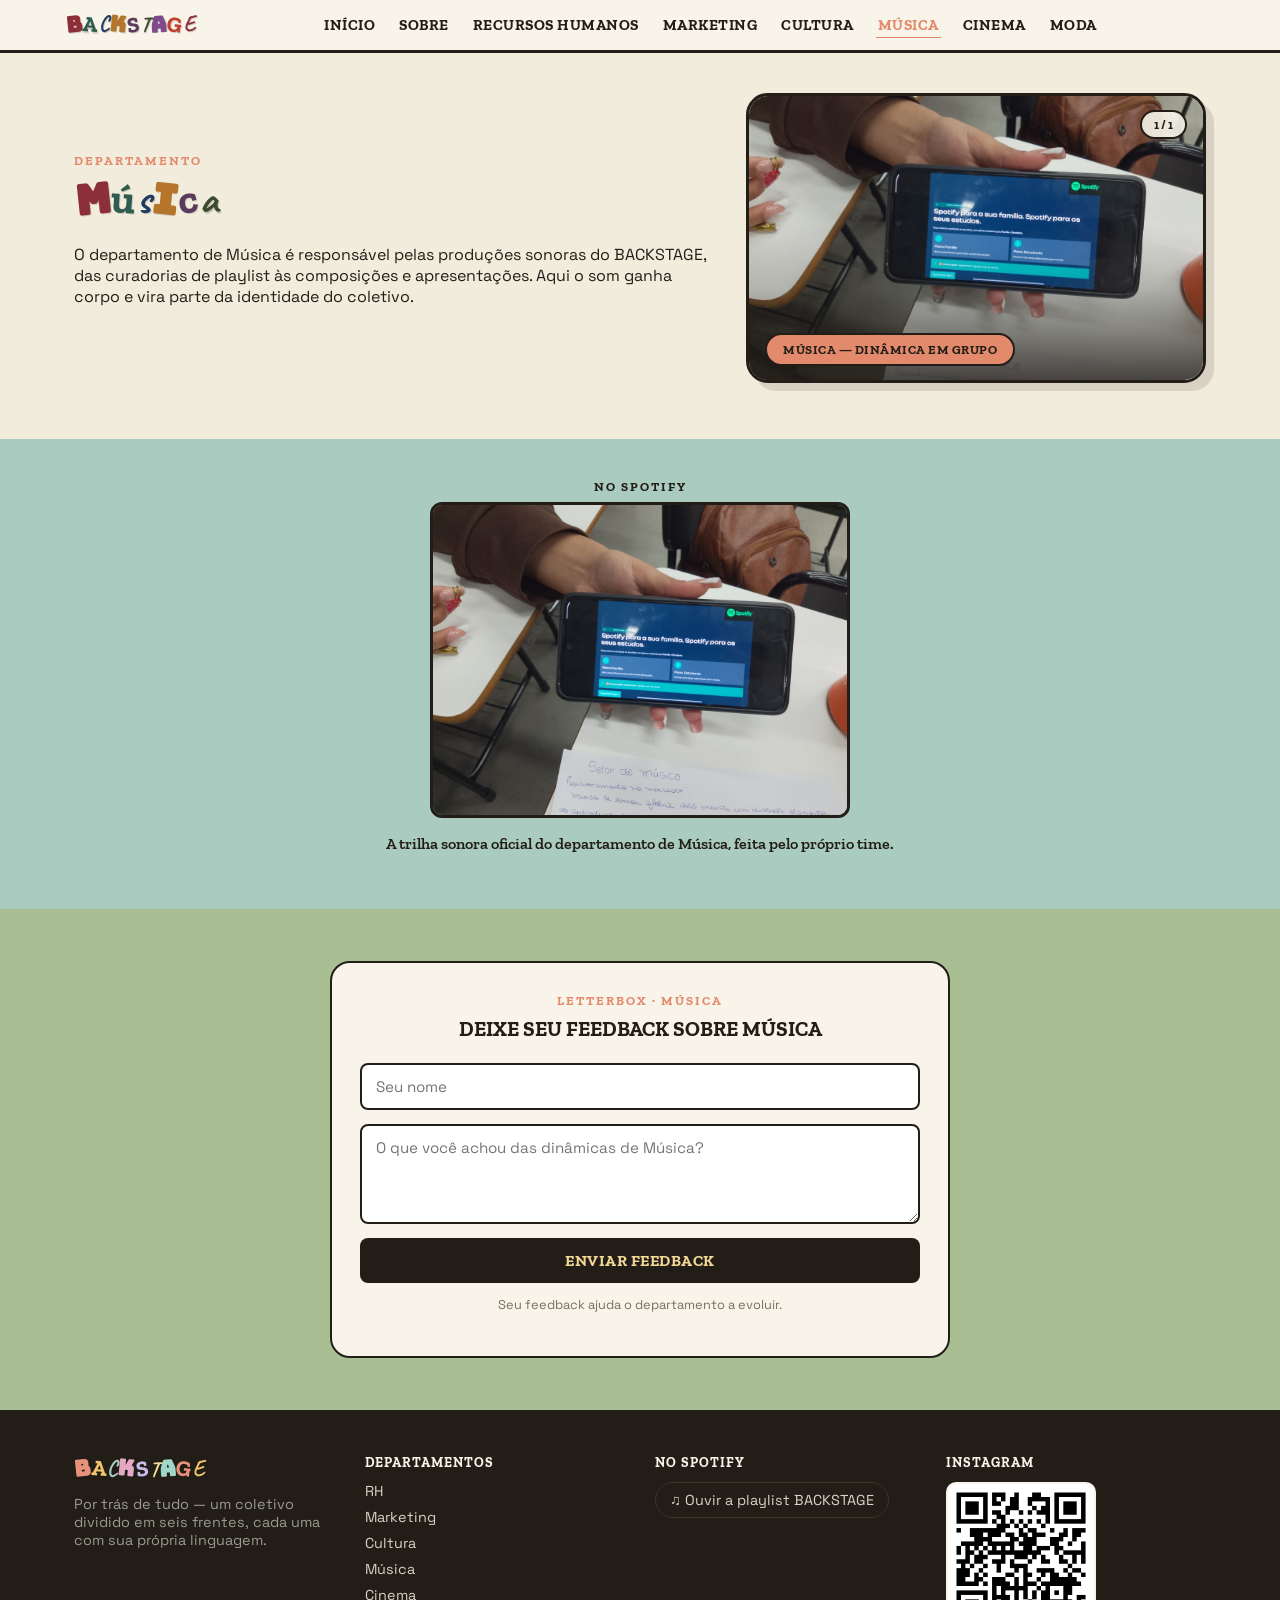
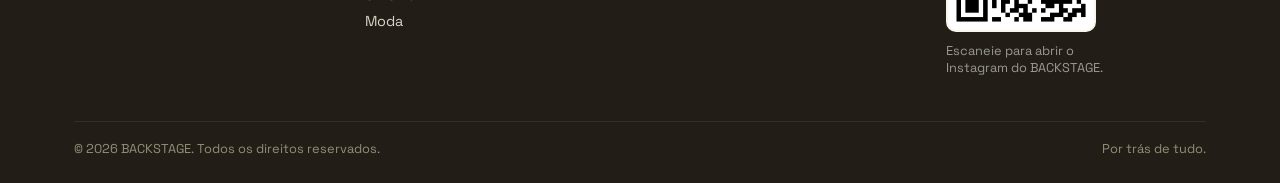
<file: musica.html>
<!DOCTYPE html>
<html lang="pt-BR">
<head>
  <meta charset="UTF-8">
  <meta name="viewport" content="width=device-width, initial-scale=1.0">
  <title>Música · BACKSTAGE</title>
  <link rel="stylesheet" href="assets/style.css">
</head>
<body>
  <header class="site-header">
    <div class="header-inner">
      <a href="index.html" class="logo"><span class="collage" data-collage data-text="BACKSTAGE"></span></a>
      <button class="nav-toggle" aria-label="Abrir menu" aria-expanded="false">&#9776;</button>
      <nav class="dept-nav">
          <a href="index.html" class="">Início</a>
          <a href="sobre.html" class="">Sobre</a>
          <a href="rh.html" class="">Recursos Humanos</a>
          <a href="marketing.html" class="">Marketing</a>
          <a href="cultura.html" class="">Cultura</a>
          <a href="musica.html" class="active">Música</a>
          <a href="cinema.html" class="">Cinema</a>
          <a href="moda.html" class="">Moda</a>
      </nav>
    </div>
  </header>
  <section class="hero-row-section">
    <div class="container hero-row">
      <div class="hero-text-col">
        <div class="eyebrow">Departamento</div>
        <h1 class="page-title"><span class="collage" data-collage data-text="Música"></span></h1>
        <p class="body-text">O departamento de Música é responsável pelas produções sonoras do BACKSTAGE, das curadorias de playlist às composições e apresentações. Aqui o som ganha corpo e vira parte da identidade do coletivo.</p>
      </div>
      <div class="hero-img-col">
        <div class="carousel" data-carousel>
          <div class="carousel-track">
            <div class="carousel-slide">
              <img src="assets/img/musica-01.jpeg" alt="Música — Dinâmica em grupo">
              <div class="carousel-caption">Música — Dinâmica em grupo</div>
            </div>
          </div>
          <div class="carousel-counter">1 / 1</div>
          <div class="carousel-controls">
            <button class="carousel-btn prev" aria-label="Slide anterior"><svg viewBox="0 0 24 24" fill="none" stroke="currentColor" stroke-width="2.5" stroke-linecap="round" stroke-linejoin="round"><polyline points="15 18 9 12 15 6"></polyline></svg></button>
            <button class="carousel-btn next" aria-label="Próximo slide"><svg viewBox="0 0 24 24" fill="none" stroke="currentColor" stroke-width="2.5" stroke-linecap="round" stroke-linejoin="round"><polyline points="9 18 15 12 9 6"></polyline></svg></button>
          </div>
          <div class="carousel-dots"></div>
        </div>
      </div>
    </div>
  </section>

  <section class="spotify-block" id="spotify">
    <div class="container">
      <div class="eyebrow" style="color: var(--ink);">No Spotify</div>
      <img src="assets/img/musica-spotify-real.jpeg" alt="Imagem da playlist do BACKSTAGE no Spotify">
      <p>A trilha sonora oficial do departamento de Música, feita pelo próprio time.</p>
    </div>
  </section>
  <section class="feedback-section">
    <div class="container">
      <div class="letterbox">
        <div class="eyebrow">Letterbox · Música</div>
        <h2>Deixe seu feedback sobre Música</h2>
        <form>
          <input type="text" placeholder="Seu nome" required>
          <textarea placeholder="O que você achou das dinâmicas de Música?" required></textarea>
          <button type="submit">Enviar feedback</button>
        </form>
        <p class="form-note">Seu feedback ajuda o departamento a evoluir.</p>
      </div>
    </div>
  </section>

  <footer class="site-footer">
    <div class="container">
      <div class="footer-grid">
        <div>
          <div class="footer-logo"><span class="collage" data-collage data-text="BACKSTAGE" data-variant="pastel"></span></div>
          <p style="margin-top:12px; font-size:0.9rem; color:#9a9a90; max-width:280px;">
            Por trás de tudo — um coletivo dividido em seis frentes, cada uma com sua própria linguagem.
          </p>
        </div>
        <div>
          <h4>Departamentos</h4>
          <ul>
          <li><a href="rh.html">RH</a></li>
          <li><a href="marketing.html">Marketing</a></li>
          <li><a href="cultura.html">Cultura</a></li>
          <li><a href="musica.html">Música</a></li>
          <li><a href="cinema.html">Cinema</a></li>
          <li><a href="moda.html">Moda</a></li>
          </ul>
        </div>
        <div>
          <h4>No Spotify</h4>
          <a class="spotify-footer-link" href="musica.html#spotify" aria-label="Ver playlist no Spotify">
            &#9835; Ouvir a playlist BACKSTAGE
          </a>
        </div>
        <div class="footer-qr-col">
          <h4>Instagram</h4>
          <a href="https://www.instagram.com/news.backstage/" target="_blank" rel="noopener noreferrer">
            <img src="assets/img/qr-code.png" alt="QR code para o Instagram do BACKSTAGE">
          </a>
          <p>Escaneie para abrir o Instagram do BACKSTAGE.</p>
        </div>
      </div>
      <div class="footer-bottom">
        <span>&copy; 2026 BACKSTAGE. Todos os direitos reservados.</span>
        <span>Por trás de tudo.</span>
      </div>
    </div>
  </footer>

  <script src="assets/script.js"></script>
</body>
</html>
</file>
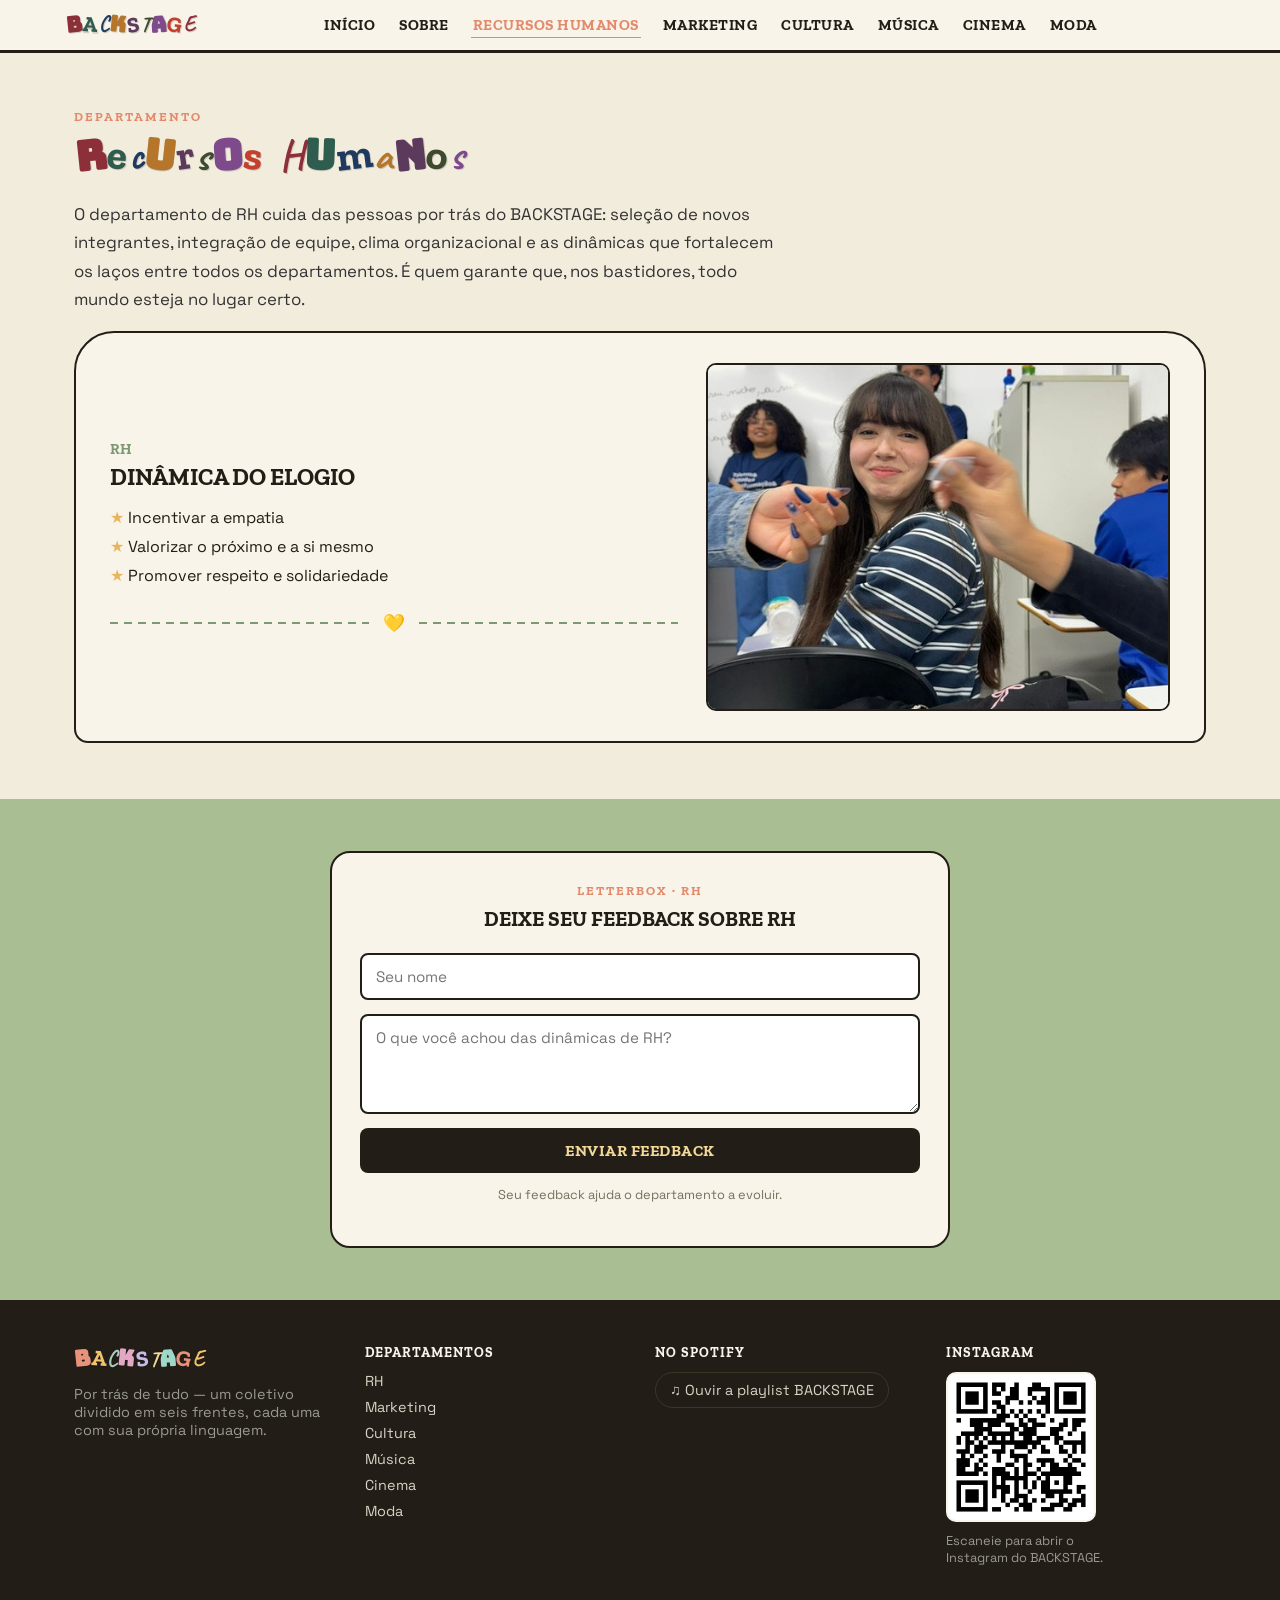
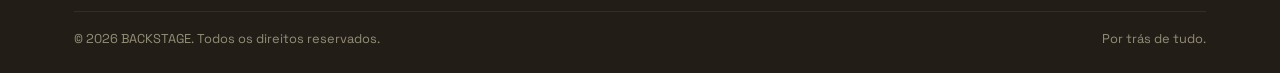
<file: rh.html>
<!DOCTYPE html>
<html lang="pt-BR">
<head>
  <meta charset="UTF-8">
  <meta name="viewport" content="width=device-width, initial-scale=1.0">
  <title>RH · BACKSTAGE</title>
  <link rel="stylesheet" href="assets/style.css">
</head>
<body>
  <header class="site-header">
    <div class="header-inner">
      <a href="index.html" class="logo"><span class="collage" data-collage data-text="BACKSTAGE"></span></a>
      <button class="nav-toggle" aria-label="Abrir menu" aria-expanded="false">&#9776;</button>
      <nav class="dept-nav">
          <a href="index.html" class="">Início</a>
          <a href="sobre.html" class="">Sobre</a>
          <a href="rh.html" class="active">Recursos Humanos</a>
          <a href="marketing.html" class="">Marketing</a>
          <a href="cultura.html" class="">Cultura</a>
          <a href="musica.html" class="">Música</a>
          <a href="cinema.html" class="">Cinema</a>
          <a href="moda.html" class="">Moda</a>
      </nav>
    </div>
  </header>
  <section class="text-section" style="padding-bottom:0;">
    <div class="container">
      <div class="eyebrow">Departamento</div>
      <h1 class="page-title"><span class="collage" data-collage data-text="Recursos Humanos"></span></h1>
      <p class="body-text">O departamento de RH cuida das pessoas por trás do BACKSTAGE: seleção de novos integrantes, integração de equipe, clima organizacional e as dinâmicas que fortalecem os laços entre todos os departamentos. É quem garante que, nos bastidores, todo mundo esteja no lugar certo.</p>
    </div>
  </section>
  <section class="text-section" style="padding-top:0;">
    <div class="container">
      <div class="project-card accent-sage">
        <div>
          <div class="project-eyebrow">RH</div>
          <h3>Dinâmica do Elogio</h3>
          <ul>
          <li>Incentivar a empatia</li>
          <li>Valorizar o próximo e a si mesmo</li>
          <li>Promover respeito e solidariedade</li>
          </ul>
          <div class="project-divider"><span class="line"></span><span class="heart">💛</span><span class="line"></span></div>
        </div>
        <div class="project-photo">
          <img src="assets/img/rh-dinamica-elogio.jpg" alt="Dinâmica do Elogio — RH">
        </div>
      </div>
    </div>
  </section>

  <section class="feedback-section">
    <div class="container">
      <div class="letterbox">
        <div class="eyebrow">Letterbox · RH</div>
        <h2>Deixe seu feedback sobre RH</h2>
        <form>
          <input type="text" placeholder="Seu nome" required>
          <textarea placeholder="O que você achou das dinâmicas de RH?" required></textarea>
          <button type="submit">Enviar feedback</button>
        </form>
        <p class="form-note">Seu feedback ajuda o departamento a evoluir.</p>
      </div>
    </div>
  </section>

  <footer class="site-footer">
    <div class="container">
      <div class="footer-grid">
        <div>
          <div class="footer-logo"><span class="collage" data-collage data-text="BACKSTAGE" data-variant="pastel"></span></div>
          <p style="margin-top:12px; font-size:0.9rem; color:#9a9a90; max-width:280px;">
            Por trás de tudo — um coletivo dividido em seis frentes, cada uma com sua própria linguagem.
          </p>
        </div>
        <div>
          <h4>Departamentos</h4>
          <ul>
          <li><a href="rh.html">RH</a></li>
          <li><a href="marketing.html">Marketing</a></li>
          <li><a href="cultura.html">Cultura</a></li>
          <li><a href="musica.html">Música</a></li>
          <li><a href="cinema.html">Cinema</a></li>
          <li><a href="moda.html">Moda</a></li>
          </ul>
        </div>
        <div>
          <h4>No Spotify</h4>
          <a class="spotify-footer-link" href="musica.html#spotify" aria-label="Ver playlist no Spotify">
            &#9835; Ouvir a playlist BACKSTAGE
          </a>
        </div>
        <div class="footer-qr-col">
          <h4>Instagram</h4>
          <a href="https://www.instagram.com/news.backstage/" target="_blank" rel="noopener noreferrer">
            <img src="assets/img/qr-code.png" alt="QR code para o Instagram do BACKSTAGE">
          </a>
          <p>Escaneie para abrir o Instagram do BACKSTAGE.</p>
        </div>
      </div>
      <div class="footer-bottom">
        <span>&copy; 2026 BACKSTAGE. Todos os direitos reservados.</span>
        <span>Por trás de tudo.</span>
      </div>
    </div>
  </footer>

  <script src="assets/script.js"></script>
</body>
</html>
</file>
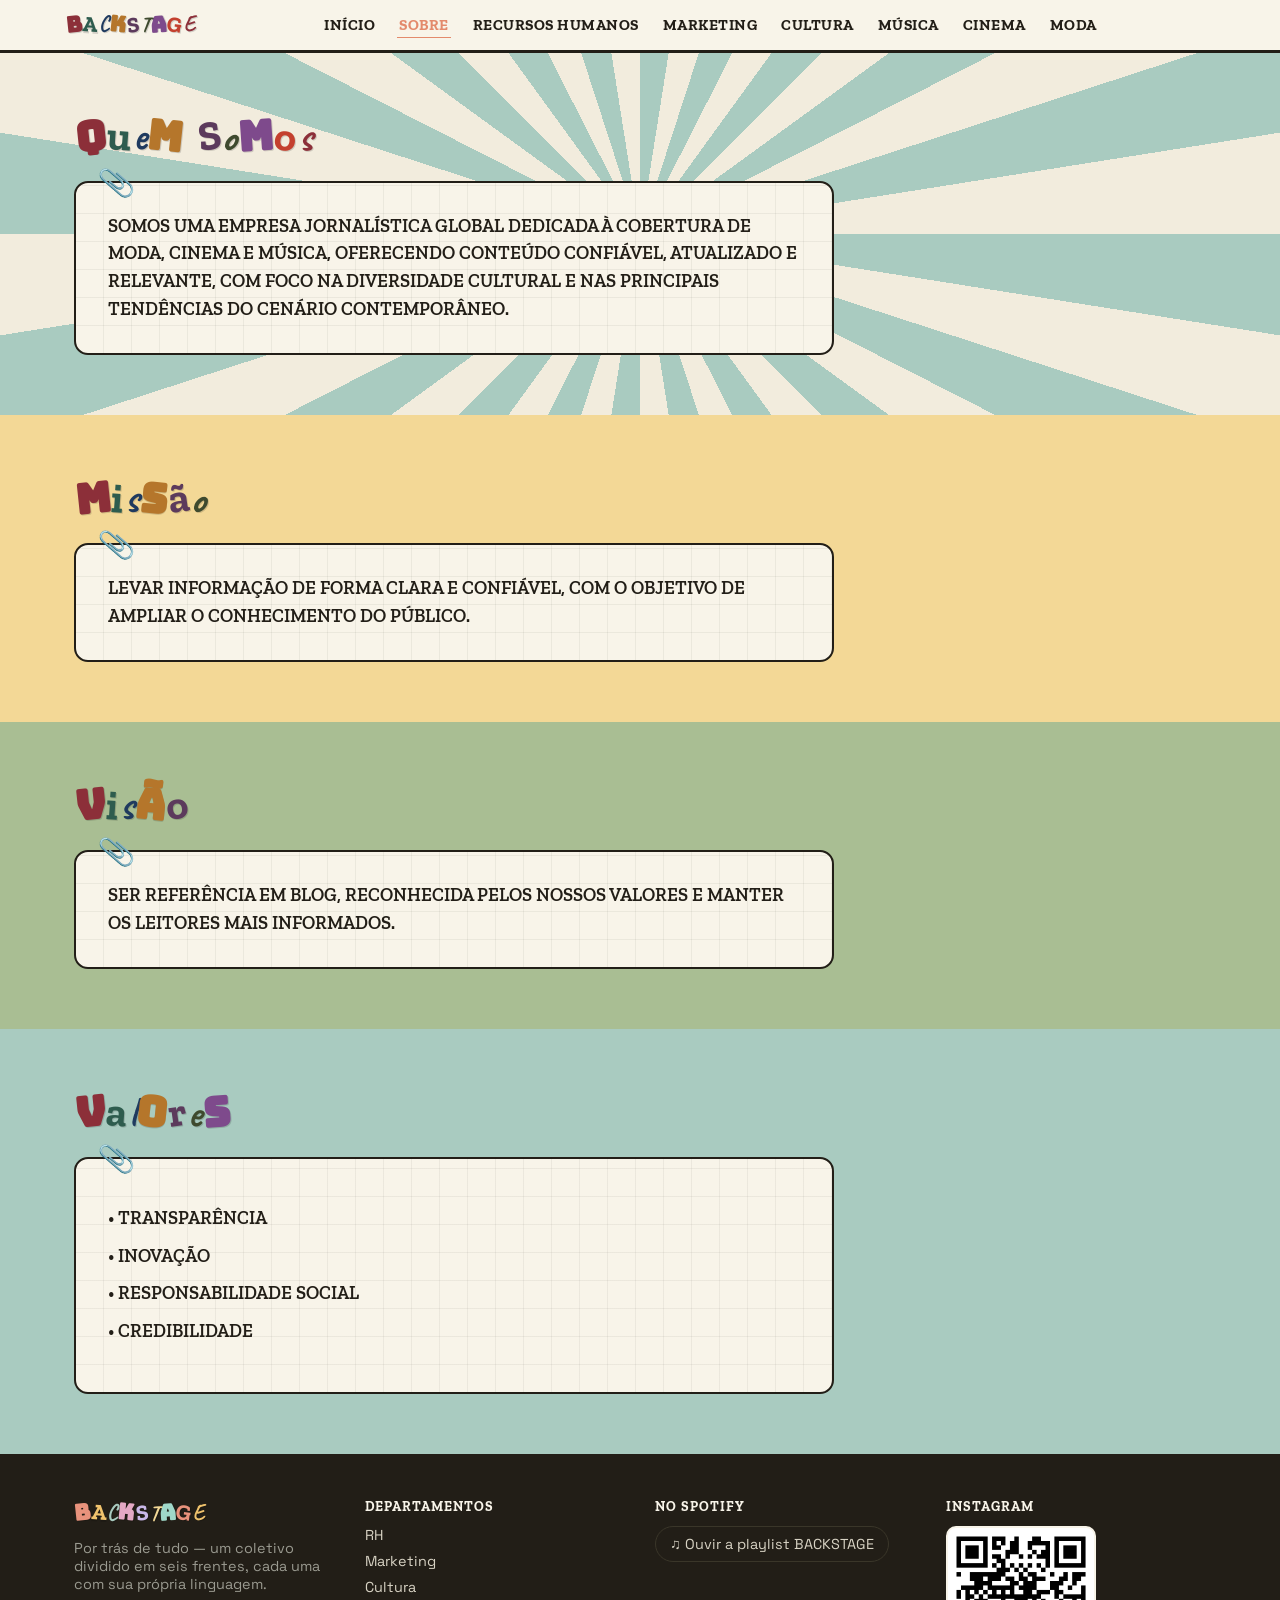
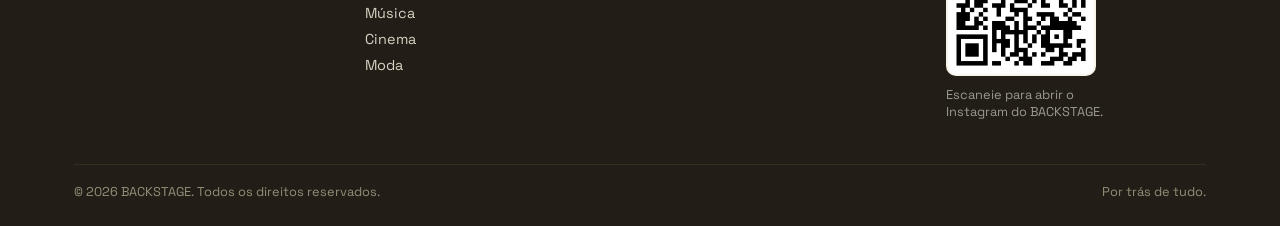
<file: sobre.html>
<!DOCTYPE html>
<html lang="pt-BR">
<head>
  <meta charset="UTF-8">
  <meta name="viewport" content="width=device-width, initial-scale=1.0">
  <title>Sobre · BACKSTAGE</title>
  <link rel="stylesheet" href="assets/style.css">
</head>
<body>
  <header class="site-header">
    <div class="header-inner">
      <a href="index.html" class="logo"><span class="collage" data-collage data-text="BACKSTAGE"></span></a>
      <button class="nav-toggle" aria-label="Abrir menu" aria-expanded="false">&#9776;</button>
      <nav class="dept-nav">
          <a href="index.html" class="">Início</a>
          <a href="sobre.html" class="active">Sobre</a>
          <a href="rh.html" class="">Recursos Humanos</a>
          <a href="marketing.html" class="">Marketing</a>
          <a href="cultura.html" class="">Cultura</a>
          <a href="musica.html" class="">Música</a>
          <a href="cinema.html" class="">Cinema</a>
          <a href="moda.html" class="">Moda</a>
      </nav>
    </div>
  </header>
  <section class="mv-section bg-teal-swirl">
    <div class="container">
      <h1 class="page-title"><span class="collage" data-collage data-text="Quem Somos"></span></h1>
      <div class="note-card">
        <p>Somos uma empresa jornalística global dedicada à cobertura de moda, cinema e música, oferecendo conteúdo confiável, atualizado e relevante, com foco na diversidade cultural e nas principais tendências do cenário contemporâneo.</p>
      </div>
    </div>
  </section>

  <section class="mv-section" style="background: var(--mustard-light);">
    <div class="container">
      <h1 class="page-title"><span class="collage" data-collage data-text="Missão"></span></h1>
      <div class="note-card">
        <p>Levar informação de forma clara e confiável, com o objetivo de ampliar o conhecimento do público.</p>
      </div>
    </div>
  </section>

  <section class="mv-section bg-sage">
    <div class="container">
      <h1 class="page-title"><span class="collage" data-collage data-text="Visão"></span></h1>
      <div class="note-card">
        <p>Ser referência em blog, reconhecida pelos nossos valores e manter os leitores mais informados.</p>
      </div>
    </div>
  </section>

  <section class="mv-section bg-teal">
    <div class="container">
      <h1 class="page-title"><span class="collage" data-collage data-text="Valores"></span></h1>
      <div class="note-card">
        <ul>
          <li>Transparência</li>
          <li>Inovação</li>
          <li>Responsabilidade social</li>
          <li>Credibilidade</li>
        </ul>
      </div>
    </div>
  </section>

  <footer class="site-footer">
    <div class="container">
      <div class="footer-grid">
        <div>
          <div class="footer-logo"><span class="collage" data-collage data-text="BACKSTAGE" data-variant="pastel"></span></div>
          <p style="margin-top:12px; font-size:0.9rem; color:#9a9a90; max-width:280px;">
            Por trás de tudo — um coletivo dividido em seis frentes, cada uma com sua própria linguagem.
          </p>
        </div>
        <div>
          <h4>Departamentos</h4>
          <ul>
          <li><a href="rh.html">RH</a></li>
          <li><a href="marketing.html">Marketing</a></li>
          <li><a href="cultura.html">Cultura</a></li>
          <li><a href="musica.html">Música</a></li>
          <li><a href="cinema.html">Cinema</a></li>
          <li><a href="moda.html">Moda</a></li>
          </ul>
        </div>
        <div>
          <h4>No Spotify</h4>
          <a class="spotify-footer-link" href="musica.html#spotify" aria-label="Ver playlist no Spotify">
            &#9835; Ouvir a playlist BACKSTAGE
          </a>
        </div>
        <div class="footer-qr-col">
          <h4>Instagram</h4>
          <a href="https://www.instagram.com/news.backstage/" target="_blank" rel="noopener noreferrer">
            <img src="assets/img/qr-code.png" alt="QR code para o Instagram do BACKSTAGE">
          </a>
          <p>Escaneie para abrir o Instagram do BACKSTAGE.</p>
        </div>
      </div>
      <div class="footer-bottom">
        <span>&copy; 2026 BACKSTAGE. Todos os direitos reservados.</span>
        <span>Por trás de tudo.</span>
      </div>
    </div>
  </footer>

  <script src="assets/script.js"></script>
</body>
</html>
</file>
<file: assets/style.css>
/* ==========================================================================
   BACKSTAGE — estilo seguindo os slides originais
   ========================================================================== */

@import url('https://fonts.googleapis.com/css2?family=Bungee&family=Caveat:wght@700&family=Zilla+Slab:wght@500;600;700&family=Space+Grotesk:wght@400;500;600;700&display=swap');

:root {
  --mustard: #E7B65C;
  --mustard-light: #F3D896;
  --sage: #A9BE93;
  --sage-dark: #7E9873;
  --teal: #A9CBC0;
  --teal-dark: #7FAA9C;
  --cream: #F2ECDD;
  --paper: #F8F4E9;
  --ink: #221E17;
  --coral: #E38A6C;
  --gray: #756F60;

  --display: 'Bungee', cursive;
  --body: 'Space Grotesk', sans-serif;
  --note: 'Zilla Slab', serif;

  --stripe-mustard: repeating-linear-gradient(
    115deg,
    var(--mustard-light) 0px, var(--mustard-light) 46px,
    var(--mustard) 46px, var(--mustard) 92px
  );

  --swirl-teal: repeating-conic-gradient(
    from 0deg,
    var(--teal) 0deg 9deg,
    var(--cream) 9deg 18deg
  );
}

* { box-sizing: border-box; }
html { scroll-behavior: smooth; }

@media (prefers-reduced-motion: reduce) {
  html { scroll-behavior: auto; }
  * { animation-duration: 0.01ms !important; transition-duration: 0.01ms !important; }
}

body {
  margin: 0;
  font-family: var(--body);
  color: var(--ink);
  background: var(--cream);
  -webkit-font-smoothing: antialiased;
}

a { color: inherit; text-decoration: none; }
img, video { max-width: 100%; display: block; }

:focus-visible {
  outline: 3px solid var(--coral);
  outline-offset: 2px;
}

.container {
  max-width: 1180px;
  margin: 0 auto;
  padding: 0 24px;
}

/* ---------- Collage heading (título estilo revista recortada) ---------- */

.collage {
  display: inline-flex;
  flex-wrap: wrap;
  line-height: 1.05;
  font-weight: 700;
  text-shadow: 1px 1px 0 rgba(0,0,0,0.15);
}

.collage span {
  display: inline-block;
  margin: 0 0.015em;
}

/* ---------- Header ---------- */

header.site-header {
  background: var(--paper);
  border-bottom: 3px solid var(--ink);
  position: sticky;
  top: 0;
  z-index: 50;
}

.header-inner {
  display: flex;
  flex-wrap: nowrap;
  align-items: center;
  justify-content: space-between;
  gap: 12px;
  padding: 12px 16px;
  max-width: 1180px;
  margin: 0 auto;
}

.logo {
  display: inline-flex;
  flex-shrink: 0;
}

.logo .collage {
  font-size: clamp(22px, 1.7vw, 34px);
}

nav.dept-nav {
  display: flex;
  flex-wrap: nowrap;
  gap: clamp(8px, 1.6vw, 20px);
  align-items: center;
  overflow-x: auto;
  scrollbar-width: none;
  min-width: 0;
  flex: 1 1 auto;
  justify-content: center;
  font-family: var(--note);
  font-weight: 700;
  font-size: clamp(0.72rem, 1.6vw, 0.95rem);
  text-transform: uppercase;
  letter-spacing: 0.5px;
}

nav.dept-nav a {
  position: relative;
  padding: 4px 2px;
  white-space: nowrap;
  flex-shrink: 0;
}

nav.dept-nav a::after {
  content: '';
  position: absolute;
  left: 0; bottom: -2px;
  width: 0; height: 3px;
  background: var(--coral);
  transition: width 0.2s ease;
}

nav.dept-nav a:hover::after,
nav.dept-nav a.active::after { width: 100%; }
nav.dept-nav a.active { color: var(--coral); }

.nav-toggle {
  display: none;
  background: none;
  border: 0;
  color: var(--ink);
  font-size: 1.6rem;
  cursor: pointer;
}

/* ---------- Hero (home) ---------- */

.hero {
  background: var(--swirl-teal);
  padding: 56px 0 48px;
  position: relative;
  overflow: hidden;
}

.hero-tabs {
  position: absolute;
  left: 0;
  top: 20px;
  display: flex;
  flex-direction: column;
  z-index: 0;
}
.hero-tabs .tab-1 { width: 54px; height: 90px; background: var(--teal); border-radius: 0 30px 30px 0; }
.hero-tabs .tab-2 { width: 70px; height: 110px; background: var(--mustard); border-radius: 0 30px 30px 0; margin-top: 18px; }
.hero-tabs .tab-3 { width: 48px; height: 80px; background: var(--sage-dark); border-radius: 0 30px 30px 0; margin-top: 160px; }

.hero-inner {
  position: relative;
  z-index: 1;
  display: grid;
  grid-template-columns: 1fr 1.3fr;
  gap: 32px;
  align-items: center;
}

.hero-logo-block {
  background: var(--paper);
  border: 3px solid var(--ink);
  border-radius: 20px;
  padding: 36px 26px;
  text-align: center;
}

.hero-logo-block .big-logo {
  font-size: clamp(2rem, 5.5vw, 3rem);
  justify-content: center;
}

.hero-logo-block .tagline {
  margin-top: 10px;
  font-family: var(--note);
  font-weight: 600;
  text-transform: uppercase;
  letter-spacing: 1px;
  font-size: 0.85rem;
  color: var(--gray);
}

.hero-logo-block p {
  margin-top: 14px;
  font-size: 0.95rem;
  color: #4a463c;
}

.mini-badge {
  font-size: 1.3rem;
  margin-bottom: 4px;
}

/* ---------- Carousel ---------- */

.carousel {
  position: relative;
  background: var(--paper);
  border: 3px solid var(--ink);
  border-radius: 22px;
  overflow: hidden;
  box-shadow: 8px 8px 0 rgba(34,30,23,0.12);
}

.carousel-track {
  display: flex;
  transition: transform 0.55s cubic-bezier(0.65, 0, 0.35, 1);
  height: 320px;
}

.carousel-slide { min-width: 100%; height: 100%; position: relative; }
.carousel-slide img, .carousel-slide video {
  width: 100%; height: 100%; object-fit: cover;
}

.carousel-slide::after {
  content: '';
  position: absolute;
  inset: 0;
  background: linear-gradient(to top, rgba(34,30,23,0.78) 0%, rgba(34,30,23,0.15) 32%, transparent 55%);
  pointer-events: none;
}

.carousel-caption {
  position: absolute;
  left: 16px; bottom: 14px;
  z-index: 2;
  padding: 7px 16px;
  background: var(--coral);
  border: 2px solid var(--ink);
  border-radius: 999px;
  color: var(--ink);
  font-family: var(--note);
  font-weight: 700;
  font-size: 0.8rem;
  text-transform: uppercase;
  letter-spacing: 0.5px;
}

.carousel-counter {
  position: absolute;
  right: 16px; top: 14px;
  z-index: 2;
  padding: 5px 12px;
  background: rgba(248,244,233,0.9);
  border: 2px solid var(--ink);
  border-radius: 999px;
  font-family: var(--note);
  font-weight: 700;
  font-size: 0.78rem;
  color: var(--ink);
}

.carousel-controls {
  position: absolute; top: 50%; transform: translateY(-50%);
  width: 100%; display: flex; justify-content: space-between;
  padding: 0 14px; pointer-events: none;
  z-index: 2;
}

.carousel-btn {
  pointer-events: all;
  background: var(--paper);
  color: var(--ink);
  border: 2.5px solid var(--ink);
  width: 42px; height: 42px; border-radius: 50%;
  cursor: pointer;
  display: flex; align-items: center; justify-content: center;
  transition: background 0.15s ease, transform 0.15s ease, color 0.15s ease;
}
.carousel-btn svg { width: 20px; height: 20px; }
.carousel-btn:hover { background: var(--coral); transform: scale(1.08); }
.carousel-btn:active { transform: scale(0.94); }

.carousel-dots {
  display: flex; gap: 10px; justify-content: center; align-items: center;
  padding: 14px 0; background: var(--paper);
}
.carousel-dots button {
  width: 9px; height: 9px; border-radius: 50%;
  border: 2px solid var(--ink); background: transparent; cursor: pointer;
  padding: 0;
  transition: width 0.2s ease, background 0.2s ease;
}
.carousel-dots button.active {
  background: var(--coral);
  width: 24px;
  border-radius: 999px;
}

/* ---------- Note card (nota de papel com clipe) ---------- */

.note-card {
  position: relative;
  background:
    repeating-linear-gradient(0deg, transparent 0 27px, rgba(34,30,23,0.06) 27px 28px),
    repeating-linear-gradient(90deg, transparent 0 27px, rgba(34,30,23,0.06) 27px 28px),
    var(--paper);
  border: 2.5px solid var(--ink);
  border-radius: 14px;
  padding: 30px 32px;
  max-width: 760px;
}

.note-card::before {
  content: '📎';
  position: absolute;
  top: -18px;
  left: 22px;
  font-size: 1.8rem;
  transform: rotate(-8deg);
}

.note-card p, .note-card li {
  font-family: var(--note);
  font-weight: 600;
  font-size: 1.15rem;
  line-height: 1.5;
  text-transform: uppercase;
  color: var(--ink);
  margin: 0;
}

.note-card ul { list-style: none; padding: 0; display: flex; flex-direction: column; gap: 10px; }
.note-card ul li::before { content: '• '; }

/* ---------- Sections ---------- */

section.mv-section { padding: 60px 0; }
section.mv-section.bg-mustard { background: var(--mustard); }
section.mv-section.bg-sage { background: var(--sage); }
section.mv-section.bg-teal { background: var(--teal); }
section.mv-section.bg-teal-swirl { background: var(--swirl-teal); }
section.mv-section.bg-stripe { background: var(--stripe-mustard); }

.mv-grid {
  display: grid;
  grid-template-columns: 1fr 1fr;
  gap: 32px;
  align-items: start;
}

.mv-header { margin-bottom: 20px; }

.eyebrow {
  font-family: var(--note);
  font-size: 0.8rem;
  text-transform: uppercase;
  letter-spacing: 2px;
  color: var(--coral);
  font-weight: 700;
  margin-bottom: 8px;
}

h1.page-title {
  font-family: var(--display);
  font-size: clamp(1.8rem, 4.2vw, 2.6rem);
  line-height: 1.15;
  margin: 0 0 20px;
}

section.text-section { padding: 56px 0; }
.text-section .body-text {
  font-size: 1.05rem;
  line-height: 1.7;
  max-width: 700px;
  color: #333;
}

/* ---------- Hero de departamento com carrossel lado a lado (Marketing, Música) ---------- */

section.hero-row-section { padding: 40px 0 56px; }
.hero-row { display: flex; flex-wrap: wrap; gap: 32px; align-items: center; }
.hero-row .hero-text-col { flex: 1 1 320px; }
.hero-row .hero-img-col { flex: 1 1 320px; max-width: 460px; width: 100%; }
.hero-row .hero-img-col .carousel-track { height: auto; aspect-ratio: 16 / 10; }

.dept-grid {
  display: grid;
  grid-template-columns: repeat(3, 1fr);
  gap: 14px;
  margin-top: 36px;
}

.dept-card {
  background: var(--paper);
  border: 2.5px solid var(--ink);
  color: var(--ink);
  padding: 20px 16px;
  text-align: center;
  font-family: var(--note);
  font-weight: 700;
  text-transform: uppercase;
  font-size: 1.05rem;
  letter-spacing: 0.5px;
  border-radius: 12px;
  transition: transform 0.15s ease, background 0.15s ease;
}
.dept-card:hover { transform: translateY(-4px); background: var(--mustard-light); }

/* ---------- Project card (ticket estilo "Projetos" dos slides) ---------- */

.project-card {
  --accent: var(--mustard);
  background: var(--paper);
  border: 2.5px solid var(--ink);
  border-radius: 40px 40px 14px 14px;
  padding: 30px 34px;
  display: grid;
  grid-template-columns: 1.1fr 0.9fr;
  gap: 28px;
  align-items: center;
}

.project-card.accent-sage { --accent: var(--sage-dark); }

.project-card .project-eyebrow {
  font-family: var(--note);
  text-transform: uppercase;
  font-weight: 700;
  color: var(--accent);
  font-size: 0.95rem;
  margin-bottom: 4px;
}

.project-card h3 {
  font-family: var(--note);
  font-size: 1.5rem;
  text-transform: uppercase;
  margin: 0 0 16px;
}

.project-card ul {
  list-style: none;
  padding: 0;
  margin: 0;
  display: flex;
  flex-direction: column;
  gap: 8px;
  font-size: 1rem;
}

.project-card ul li::before { content: '★ '; color: var(--mustard); }

.project-card .project-photo {
  border: 2.5px solid var(--ink);
  border-radius: 10px;
  overflow: hidden;
  aspect-ratio: 4/3;
}
.project-card .project-photo img { width: 100%; height: 100%; object-fit: cover; }

.project-divider {
  display: flex;
  align-items: center;
  gap: 14px;
  margin-top: 26px;
  color: var(--mustard);
}
.project-divider .line { flex: 1; height: 2px; background: repeating-linear-gradient(90deg, var(--accent) 0 8px, transparent 8px 14px); }
.project-divider .heart { font-size: 1.1rem; }

/* ---------- Posts (cinema) ---------- */

.posts-grid { display: grid; grid-template-columns: repeat(2, 1fr); gap: 24px; margin-top: 28px; }
.post-card { background: var(--paper); border: 2.5px solid var(--ink); border-radius: 12px; overflow: hidden; }
.post-card img { width: 100%; aspect-ratio: 4/5; object-fit: cover; }
.post-caption { padding: 14px 16px; font-size: 0.95rem; color: #333; font-family: var(--note); }

.movie-card img {
  aspect-ratio: 2/3;
  object-fit: contain;
  background: var(--ink);
}
.movie-card .post-caption h3 {
  margin: 0 0 6px;
  font-family: var(--body);
  font-size: 1.1rem;
  color: var(--ink);
}
.movie-card .post-caption .movie-meta {
  margin: 0 0 4px;
  font-size: 0.85rem;
  color: var(--gray);
}
.movie-card .post-caption p:not(.movie-meta) { margin-top: 10px; line-height: 1.5; }

/* ---------- Placeholder de mídia (sem foto/vídeo real ainda) ---------- */

.media-placeholder {
  width: 100%;
  height: 100%;
  display: flex;
  flex-direction: column;
  align-items: center;
  justify-content: center;
  gap: 10px;
  background: var(--cream);
  border: 2px dashed var(--ink);
  color: var(--gray);
  text-align: center;
  padding: 16px;
  box-sizing: border-box;
}
.media-placeholder .icon { font-size: 1.6rem; }
.media-placeholder p { margin: 0; font-family: var(--note); font-size: 0.85rem; max-width: 180px; }
.post-card .media-placeholder { aspect-ratio: 4/5; border: none; border-radius: 0; }
.carousel-slide .media-placeholder { border: none; }
.media-placeholder.alt { background: var(--mustard-light); }

/* ---------- Spotify block (musica) ---------- */

.spotify-block { background: var(--teal); padding: 40px 24px; text-align: center; }
.spotify-block img {
  margin: 0 auto; width: 100%; max-width: 420px; height: auto;
  border: 3px solid var(--ink); border-radius: 12px;
}
.spotify-block p { color: var(--ink); margin-top: 16px; font-family: var(--note); font-weight: 600; }

/* ---------- Video block (moda) ---------- */

.video-block { padding: 28px 0 0; }
.video-block video {
  width: 100%; max-height: 500px; object-fit: cover;
  border: 3px solid var(--ink); border-radius: 16px;
}

.video-placeholder {
  border: 3px dashed var(--ink);
  border-radius: 16px;
  background: var(--paper);
  min-height: 260px;
  display: flex;
  flex-direction: column;
  align-items: center;
  justify-content: center;
  gap: 14px;
  padding: 24px;
}
.video-placeholder .play-icon {
  width: 56px; height: 56px; border-radius: 50%;
  background: var(--mustard); color: var(--ink);
  display: flex; align-items: center; justify-content: center;
  font-size: 1.4rem;
}
.video-placeholder p {
  font-family: var(--note); color: var(--gray);
  text-align: center; max-width: 420px; margin: 0;
}

/* ---------- Feedback ---------- */

section.feedback-section { background: var(--sage); padding: 52px 0; }

.letterbox {
  background: var(--paper);
  border: 2.5px solid var(--ink);
  border-radius: 20px;
  max-width: 620px;
  margin: 0 auto;
  padding: 30px 28px;
}
.letterbox .eyebrow { text-align: center; }
.letterbox h2 {
  font-family: var(--note);
  text-align: center;
  text-transform: uppercase;
  font-size: 1.3rem;
  margin: 0 0 22px;
}
.letterbox form { display: flex; flex-direction: column; gap: 14px; }
.letterbox input, .letterbox textarea {
  font-family: var(--body);
  font-size: 0.95rem;
  padding: 12px 14px;
  border: 2px solid var(--ink);
  border-radius: 8px;
  background: #fff;
  resize: vertical;
}
.letterbox textarea { min-height: 100px; }
.letterbox button {
  font-family: var(--note);
  text-transform: uppercase;
  letter-spacing: 0.5px;
  background: var(--ink);
  color: var(--mustard-light);
  border: none;
  border-radius: 8px;
  padding: 13px;
  cursor: pointer;
  font-size: 1rem;
  font-weight: 700;
}
.letterbox button:hover { background: var(--coral); color: #fff; }
.letterbox .form-note { font-size: 0.8rem; color: var(--gray); text-align: center; }

/* ---------- Articles ---------- */

.articles-section { padding: 60px 0; background: var(--paper); }
.articles-grid { display: grid; grid-template-columns: repeat(3, 1fr); gap: 20px; margin-top: 30px; }
.article-card {
  background: var(--cream);
  border: 2.5px solid var(--ink);
  border-radius: 12px;
  overflow: hidden;
  display: flex;
  flex-direction: column;
}
.article-card .thumb { aspect-ratio: 16/10; background: var(--swirl-teal); }
.article-card .thumb-inner {
  width: 100%; height: 100%;
  display: flex; align-items: center; justify-content: center;
  color: var(--ink); font-family: var(--note); font-weight: 700;
  background: rgba(248,244,233,0.55);
}
.article-card .body { padding: 16px; }
.article-card .body h3 { font-family: var(--note); font-size: 1.05rem; margin: 6px 0 8px; text-transform: uppercase; }
.article-card .body p { font-size: 0.9rem; color: #444; margin: 0; }

/* ---------- About extras (quem somos) ---------- */

.about-photos {
  display: flex;
  gap: 14px;
  margin-top: 24px;
  flex-wrap: wrap;
}
.about-photos .torn {
  width: 120px; height: 90px;
  border: 3px solid var(--ink);
  border-radius: 4px;
  object-fit: cover;
  transform: rotate(var(--r, -3deg));
}

/* ---------- Footer ---------- */

footer.site-footer { background: var(--ink); color: #d8d3c4; padding: 44px 0 26px; }
.footer-grid { display: grid; grid-template-columns: repeat(auto-fit, minmax(200px, 1fr)); gap: 30px; }
.footer-logo { font-size: 1.4rem; }
.footer-grid h4 {
  color: var(--paper); font-family: var(--note); font-size: 0.85rem;
  text-transform: uppercase; letter-spacing: 1px; margin: 0 0 12px;
}
.footer-grid ul { list-style: none; padding: 0; margin: 0; display: flex; flex-direction: column; gap: 8px; font-size: 0.9rem; }
.footer-grid ul a:hover { color: var(--mustard); }
.spotify-footer-link {
  display: inline-flex; align-items: center; gap: 10px;
  font-size: 0.9rem; padding: 8px 14px;
  border: 1px solid #3a3629; border-radius: 999px; width: fit-content;
}
.spotify-footer-link:hover { border-color: var(--mustard); color: var(--mustard); }

.footer-qr-col img {
  width: 150px; height: 150px; border: 2px solid var(--paper); border-radius: 10px;
  background: #fff; padding: 4px; object-fit: cover; transition: transform 0.15s ease;
}
.footer-qr-col img:hover { transform: scale(1.04); }
.footer-qr-col p { font-size: 0.8rem; color: #9a9a90; margin-top: 10px; max-width: 180px; }
.footer-bottom {
  margin-top: 32px; padding-top: 18px; border-top: 1px solid #33301f;
  font-size: 0.8rem; color: #948e77;
  display: flex; justify-content: space-between; flex-wrap: wrap; gap: 8px;
}

/* ---------- Responsive ---------- */

@media (max-width: 900px) {
  .hero-inner { grid-template-columns: 1fr; }
  .hero-tabs { display: none; }
  .dept-grid { grid-template-columns: repeat(2, 1fr); }
  .posts-grid { grid-template-columns: 1fr; }
  .articles-grid { grid-template-columns: 1fr 1fr; }
  .footer-grid { grid-template-columns: 1fr 1fr; }
  .mv-grid { grid-template-columns: 1fr; }
  .project-card { grid-template-columns: 1fr; }
  .hero-row .hero-img-col { max-width: 100%; }
}

@media (max-width: 700px) {
  .nav-toggle { display: block; }
  nav.dept-nav {
    display: flex;
    flex-direction: column;
    width: 100%;
    gap: 0;
    max-height: 0;
    opacity: 0;
    overflow: hidden;
    padding: 0 4px;
    margin-top: 0;
    border-top: 0 solid var(--ink);
    transition: max-height 0.3s ease, opacity 0.25s ease, padding 0.3s ease, margin-top 0.3s ease;
  }
  nav.dept-nav.open {
    max-height: 640px;
    opacity: 1;
    padding: 8px 4px 16px;
    margin-top: 10px;
    border-top-width: 2px;
  }
  nav.dept-nav a {
    width: 100%;
    padding: 15px 12px;
    text-align: center;
    border-radius: 10px;
    border-bottom: 1px solid rgba(34, 30, 23, 0.12);
    font-size: 0.92rem;
    transition: background 0.15s ease, color 0.15s ease;
  }
  nav.dept-nav a:last-child { border-bottom: none; }
  nav.dept-nav a::after { display: none; }
  nav.dept-nav a:active { background: rgba(34, 30, 23, 0.06); }
  nav.dept-nav a.active {
    background: rgba(227, 138, 108, 0.14);
    border-radius: 10px;
  }
  .header-inner { flex-wrap: wrap; }
  .articles-grid { grid-template-columns: 1fr; }
  .footer-grid { grid-template-columns: 1fr; gap: 22px; }
  .carousel-track { height: 220px; }
}
</file>
